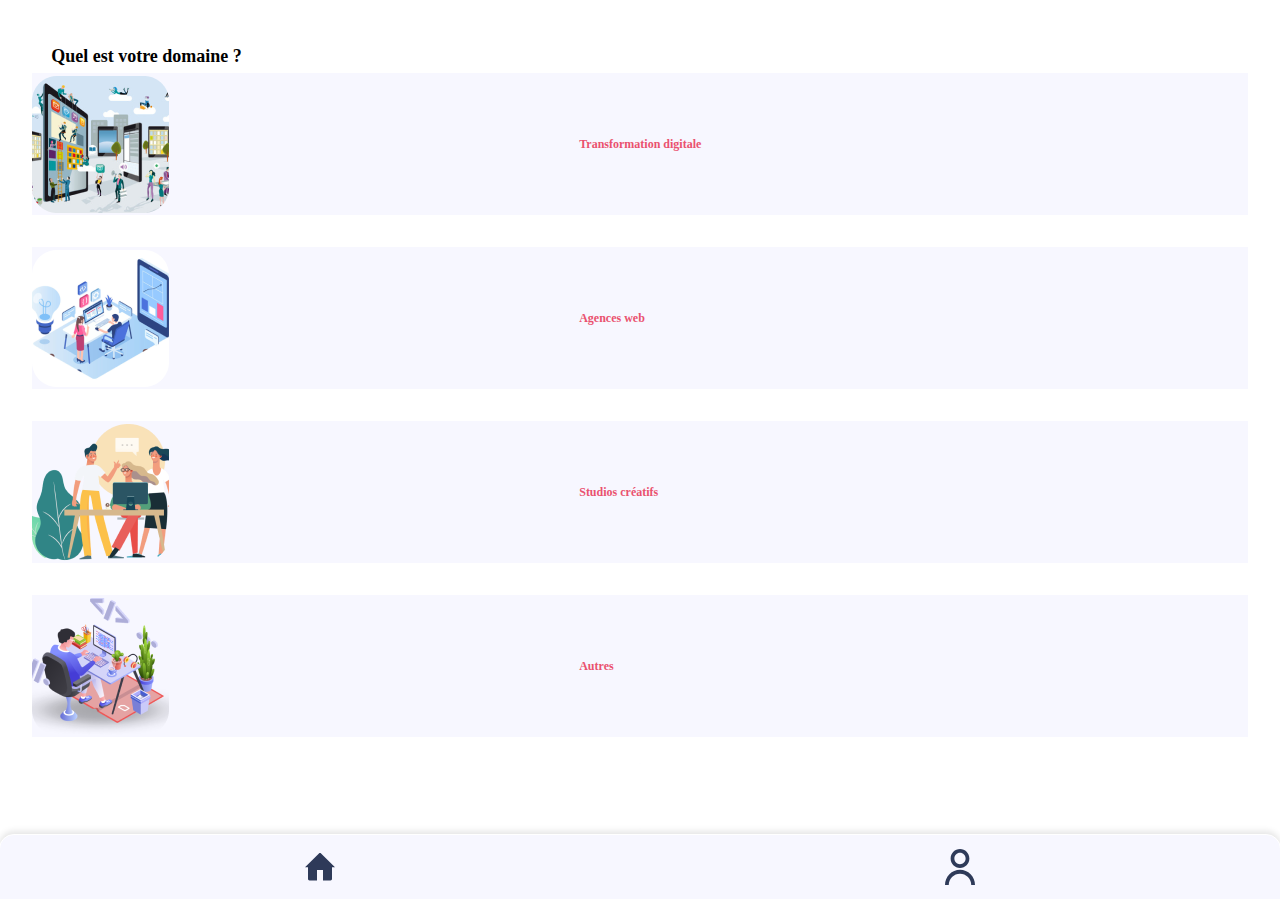
<file: index.html>
<!DOCTYPE html>
<html>
<head>
	<meta charset="utf-8">
	<meta name="viewport" content="width=device-width, initial-scale=1">
	<title></title>
	<link rel="stylesheet" type="text/css" href="main.css">
	<link href="//db.onlinewebfonts.com/c/d14035f6b1afeabafbee4abb2ebf0fc6?family=COCOGOOSE" rel="stylesheet" type="text/css"/>
	<link rel="preconnect" href="https://fonts.gstatic.com">
	<link rel="preconnect" href="https://fonts.gstatic.com">
<link href="https://fonts.googleapis.com/css2?family=Roboto&display=swap" rel="stylesheet"> 
	 <!-- Google Tag Manager -->
	 <script>(function(w,d,s,l,i){w[l]=w[l]||[];w[l].push({'gtm.start':
		new Date().getTime(),event:'gtm.js'});var f=d.getElementsByTagName(s)[0],
		j=d.createElement(s),dl=l!='dataLayer'?'&l='+l:'';j.async=true;j.src=
		'https://www.googletagmanager.com/gtm.js?id='+i+dl;f.parentNode.insertBefore(j,f);
		})(window,document,'script','dataLayer','GTM-59SKJBS');</script>
		<!-- End Google Tag Manager -->
</head>
<body>
	<!-- Google Tag Manager (noscript) -->
    <noscript><iframe src="https://www.googletagmanager.com/ns.html?id=GTM-59SKJBS"
		height="0" width="0" style="display:none;visibility:hidden"></iframe></noscript>
		<!-- End Google Tag Manager (noscript) -->
	<h1 class="titleHome">Quel est votre domaine ?</h1>
	<a href="transformation.html">
		<div class="BoutonHome">
		    <div class="squareLeft">
		        <img src="images/transformation.png"/>
		    </div>
		    <div class="squareRight">
		        <h2>Transformation digitale</h2>
		    </div>
		</div>
	</a>
	<a href="agences.html">
		<div class="BoutonHome">
		    <div class="squareLeft">
		        <img src="images/Agence.png"/>
		    </div>
		    <div class="squareRight">
		        <h2>Agences web</h2>
		    </div>
		</div>
	</a>

	<a href="studios.html">
		<div class="BoutonHome">
		    <div class="squareLeft">
		        <img src="images/Studio.png"/>
		    </div>
		    <div class="squareRight">
		        <h2>Studios créatifs</h2>
		    </div>
		</div>
	</a>
	<a href="impact.html">
		<div class="BoutonHome">
		    <div class="squareLeft">
		        <img src="images/Entreprise.png"/>
		    </div>
		    <div class="squareRight">
		        <h2>Autres</h2>
		    </div>
		</div>
	</a>
	<div class="FauxFooter"></div>
	<footer>
		<a href="index.html"><img src="images/home/HomeS.svg"></a>
    	<a href="profil.html"><img src="images/home/user.svg"></a>
    </footer>
</body>
</html>
</file>
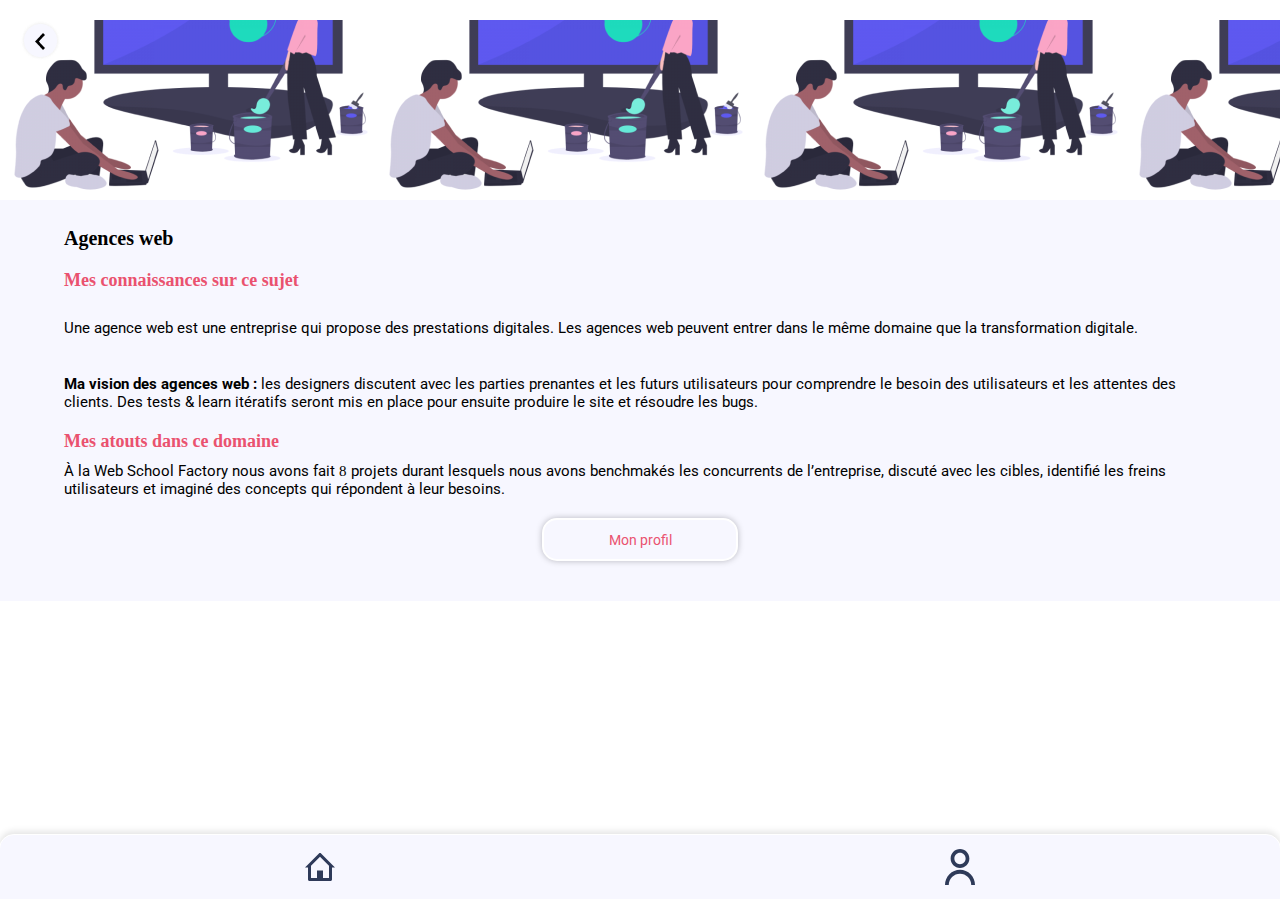
<file: agences.html>
<!DOCTYPE html>
<html>
<head>
    <!-- Google Tag Manager -->
    <script>(function(w,d,s,l,i){w[l]=w[l]||[];w[l].push({'gtm.start':
    new Date().getTime(),event:'gtm.js'});var f=d.getElementsByTagName(s)[0],
    j=d.createElement(s),dl=l!='dataLayer'?'&l='+l:'';j.async=true;j.src=
    'https://www.googletagmanager.com/gtm.js?id='+i+dl;f.parentNode.insertBefore(j,f);
    })(window,document,'script','dataLayer','GTM-59SKJBS');</script>
    <!-- End Google Tag Manager -->
	<title></title>
	<link rel="stylesheet" type="text/css" href="main.css">
	<meta name="viewport" content="width=device-width, initial-scale=0.86, maximum-scale=5.0, minimum-scale=0.86">
	<link rel="preconnect" href="https://fonts.gstatic.com">
	<link rel="preconnect" href="https://fonts.gstatic.com">
<link href="https://fonts.googleapis.com/css2?family=Roboto&display=swap" rel="stylesheet"> 
</head>
<body>
    <!-- Google Tag Manager (noscript) -->
    <noscript><iframe src="https://www.googletagmanager.com/ns.html?id=GTM-59SKJBS"
    height="0" width="0" style="display:none;visibility:hidden"></iframe></noscript>
    <!-- End Google Tag Manager (noscript) -->
	<a href="index.html"><img src="images/back.png" class="back"></a>
        <div>
            <div class="Agence">

            </div>
            <div class="article">
                <h1 class="pageHeading1">Agences web</h1>
                <h2 class="pageHeading2">Mes connaissances sur ce sujet</h2>
                <br/>
                <p class="pageParagraph">Une agence web est une entreprise qui propose des prestations digitales. Les agences web peuvent entrer dans le même domaine que la transformation digitale. </p><br>
                	<p class="pageParagraph"><strong>Ma vision des agences web : </strong> les designers discutent avec les parties prenantes et les futurs utilisateurs pour comprendre le besoin des utilisateurs et les attentes des clients. Des tests & learn itératifs seront mis en place pour ensuite produire le site et résoudre les bugs. </p>
                
                <h2 class="pageHeading2">Mes atouts dans  ce domaine</h2>
                <p class="pageParagraph">À la Web School Factory nous avons fait <span class="fontNone">8</span> projets durant lesquels nous avons benchmakés les concurrents de l’entreprise, discuté avec les cibles, identifié les freins utilisateurs et imaginé des concepts qui répondent à leur besoins.</p>
                <a href="profil.html"><div class="button">Mon profil</div></a>
                
            </div>
            
        </div>
        <div class="FauxFooter"></div>
        <footer>
            <a href="index.html"><img src="images/home/home.svg"></a>
            <a href="profil.html"><img src="images/home/user.svg"></a>
        </footer>
</body>
</html>
</file>
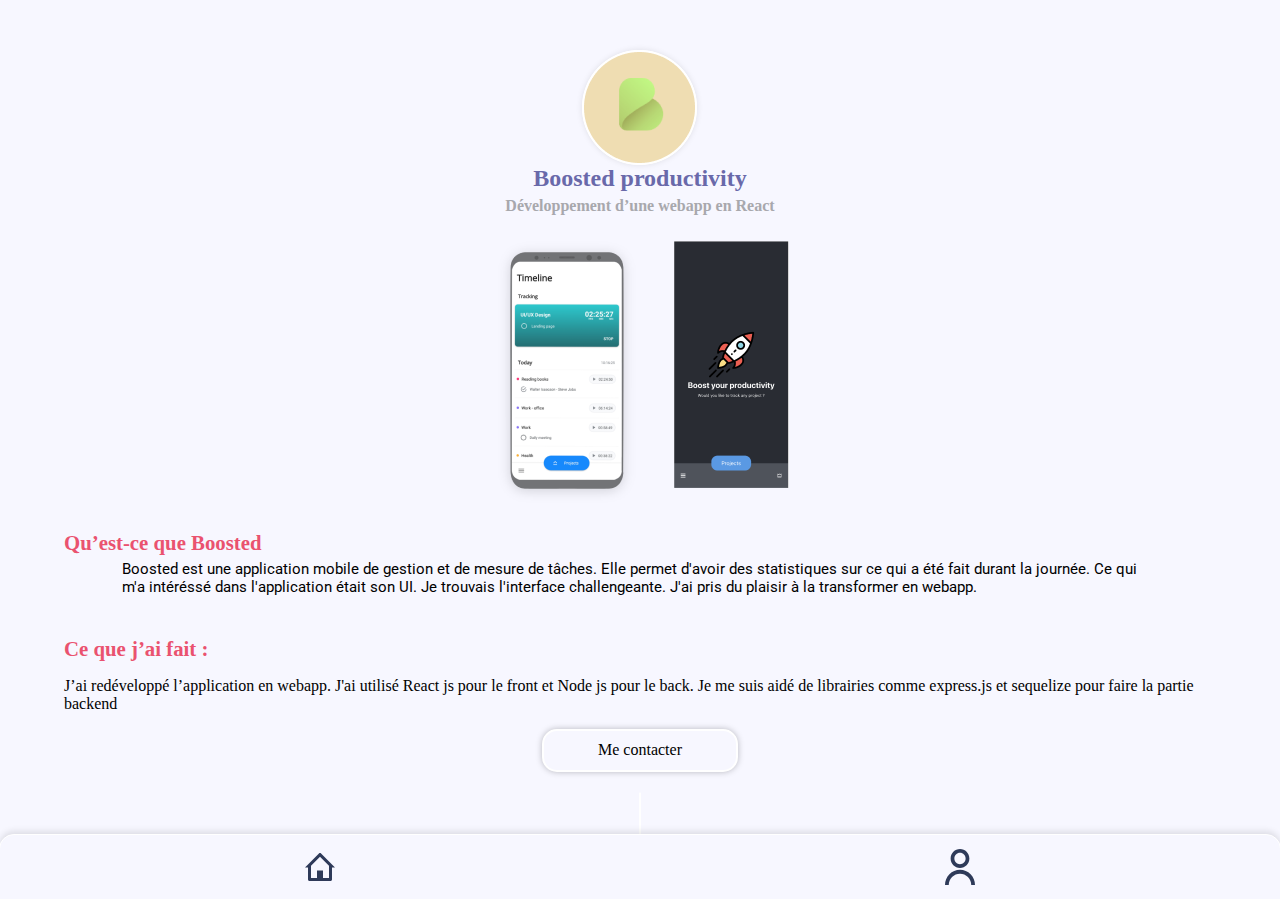
<file: Boosted.html>
<!DOCTYPE html>
<html>
<head>
	<meta charset="utf-8">
	<meta name="viewport" content="width=device-width, initial-scale=1">
	<title></title>
	<link rel="stylesheet" type="text/css" href="main.css">
	<link rel="preconnect" href="https://fonts.gstatic.com">
	<link rel="preconnect" href="https://fonts.gstatic.com">
<link href="https://fonts.googleapis.com/css2?family=Roboto&display=swap" rel="stylesheet"> 
	 <!-- Google Tag Manager -->
	 <script>(function(w,d,s,l,i){w[l]=w[l]||[];w[l].push({'gtm.start':
		new Date().getTime(),event:'gtm.js'});var f=d.getElementsByTagName(s)[0],
		j=d.createElement(s),dl=l!='dataLayer'?'&l='+l:'';j.async=true;j.src=
		'https://www.googletagmanager.com/gtm.js?id='+i+dl;f.parentNode.insertBefore(j,f);
		})(window,document,'script','dataLayer','GTM-59SKJBS');</script>
		<!-- End Google Tag Manager -->
</head>
<body class="myProfil">
	<!-- Google Tag Manager (noscript) -->
    <noscript><iframe src="https://www.googletagmanager.com/ns.html?id=GTM-59SKJBS"
		height="0" width="0" style="display:none;visibility:hidden"></iframe></noscript>
		<!-- End Google Tag Manager (noscript) -->
	<!--PROFIL-->
	<div class="category">
		<div class="profilPicture">
			<img src="images/Boosted2.png">
		</div>
		<h2 class="ArticleHeading2 Fablab_title">Boosted productivity</h2>
		<h3 class="ArticleHeading3">Développement d’une webapp en React</h3>
	</div>
	<!--MENU-->
	<div class="article">
		<img src="images/Boosted3.png">
		<div class="section">
			<h3>Qu’est-ce que Boosted</h3>
			<p class="pageParagraph">Boosted est une application mobile de gestion et de mesure de tâches.
			Elle permet d'avoir des statistiques sur ce qui a été fait durant la journée.
			Ce qui m'a intéréssé dans l'application était son UI. Je trouvais l'interface challengeante. J'ai pris du plaisir à la transformer en webapp.
			</p>

		</div>
		

		<div class="section">
			<h3>Ce que j’ai fait :</h3>
			<p>J’ai redéveloppé l’application en webapp. J'ai utilisé React js pour le front et Node js pour le back. Je me suis aidé de librairies comme express.js et sequelize pour faire la partie backend</p>
		</div>
	</div>
	<!--RESUME-->
	<div class="bandeau none" id="bandeau">L’adresse mail de Matéo a été copiée dans le presse-papier</div>
	<div class="button">Me contacter</div>
	<div class="FauxFooter"></div>
	<!---->
	<footer>
		<a href="index.html"><img src="images/home/home.svg"></a>
    	<a href="profil.html"><img src="images/home/user.svg"></a>
    </footer>
</body>
<script src="script.js"></script>
</html>
</file>
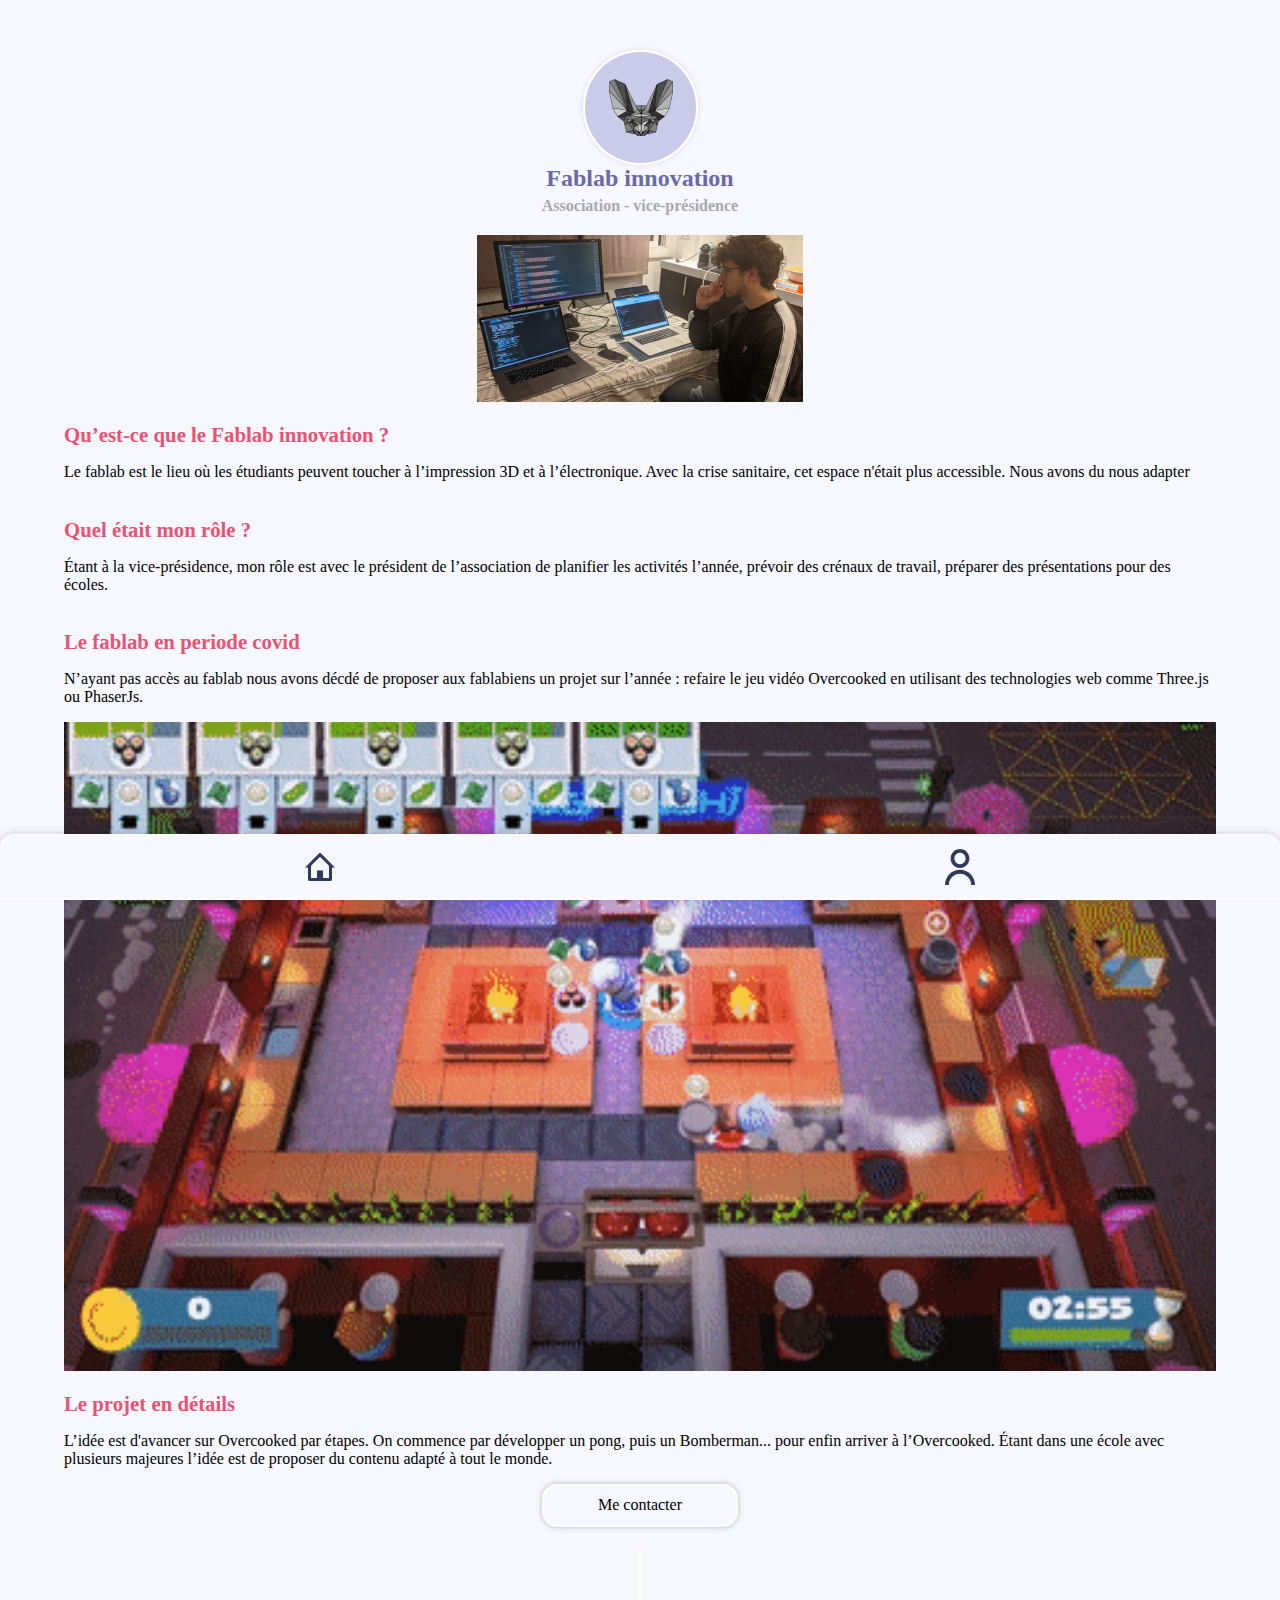
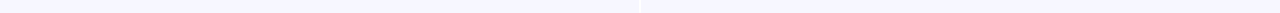
<file: Fablab.html>
<!DOCTYPE html>
<html>
<head>
	<meta charset="utf-8">
	<meta name="viewport" content="width=device-width, initial-scale=1">
	<title></title>
	<link rel="stylesheet" type="text/css" href="main.css">
	<link rel="preconnect" href="https://fonts.gstatic.com">
	<link rel="preconnect" href="https://fonts.gstatic.com">
<link href="https://fonts.googleapis.com/css2?family=Roboto&display=swap" rel="stylesheet"> 
	 <!-- Google Tag Manager -->
	 <script>(function(w,d,s,l,i){w[l]=w[l]||[];w[l].push({'gtm.start':
		new Date().getTime(),event:'gtm.js'});var f=d.getElementsByTagName(s)[0],
		j=d.createElement(s),dl=l!='dataLayer'?'&l='+l:'';j.async=true;j.src=
		'https://www.googletagmanager.com/gtm.js?id='+i+dl;f.parentNode.insertBefore(j,f);
		})(window,document,'script','dataLayer','GTM-59SKJBS');</script>
		<!-- End Google Tag Manager -->
</head>
<body class="myProfil">
	<!-- Google Tag Manager (noscript) -->
    <noscript><iframe src="https://www.googletagmanager.com/ns.html?id=GTM-59SKJBS"
		height="0" width="0" style="display:none;visibility:hidden"></iframe></noscript>
		<!-- End Google Tag Manager (noscript) -->
	<!--PROFIL-->
	<div class="category">
		<div class="profilPicture">
			<img src="images/Fablab2.png">
		</div>
		<h2 class="ArticleHeading2 Fablab_title">Fablab innovation</h2>
		<h3 class="ArticleHeading3">Association - vice-présidence</h3>
	</div>
	<!--MENU-->
	<div class="article">
		<img src="images/Fablab3.png">
		<div class="section">
			<h3>Qu’est-ce que le Fablab innovation ?</h3>
			<p>Le fablab est le lieu où les étudiants peuvent toucher à l’impression 3D et à l’électronique. Avec la crise sanitaire, cet espace n'était plus accessible. Nous avons du nous adapter</p>

		</div>
		
		<div class="section">
			<h3>Quel était mon rôle ?</h3>
			<p>Étant à la vice-présidence, mon rôle est avec le président de l’association de planifier les activités l’année, prévoir des crénaux de travail, préparer des présentations pour des écoles.</p>
		</div>

		<div class="section">
			<h3>Le fablab en periode covid</h3>
			<p>N’ayant pas accès au fablab nous avons décdé de proposer aux fablabiens un projet sur l’année : refaire le jeu vidéo Overcooked en utilisant des technologies web comme Three.js ou PhaserJs.</p>
		</div>
		
			
		<img src="images/Overcooked.gif" class="gif_container">
			
		<div class="section">
			<h3>Le projet en détails</h3>
			<p>L’idée est d'avancer sur Overcooked par étapes. On commence par développer un pong, puis un Bomberman... pour enfin arriver à l’Overcooked. Étant dans une école avec plusieurs majeures l’idée est de proposer du contenu adapté à tout le monde.</p>
		</div>
		<div class="button" id="contact">Me contacter</div>
	<!--RESUME-->
	<div class="bandeau none" id="bandeau">L’adresse mail de Matéo a été copiée dans le presse-papier</div>
	<div class="FauxFooter"></div>
	<!---->
	
	<footer>
		<a href="index.html"><img src="images/home/home.svg"></a>
    	<a href="profil.html"><img src="images/home/user.svg"></a>
    </footer>
</body>
<script src="script.js"></script>
</html>
</file>
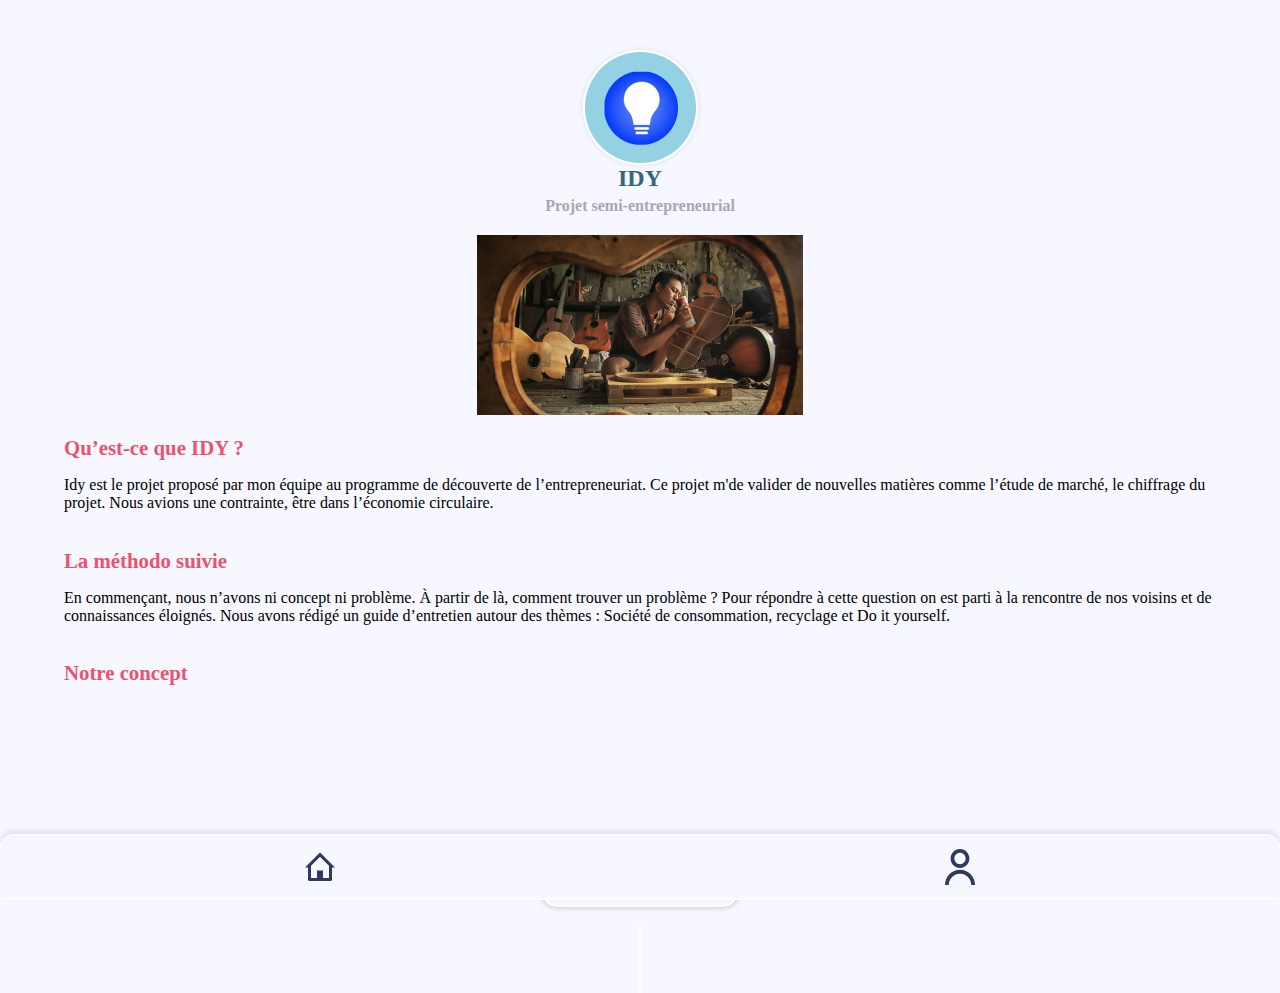
<file: idy.html>
<!DOCTYPE html>
<html>
<head>
	<meta charset="utf-8">
	<meta name="viewport" content="width=device-width, initial-scale=1">
	<title></title>
	<link rel="stylesheet" type="text/css" href="main.css">
	<link rel="preconnect" href="https://fonts.gstatic.com">
<link href="https://fonts.googleapis.com/css2?family=Roboto&display=swap" rel="stylesheet"> 
	 <!-- Google Tag Manager -->
	 <script>(function(w,d,s,l,i){w[l]=w[l]||[];w[l].push({'gtm.start':
		new Date().getTime(),event:'gtm.js'});var f=d.getElementsByTagName(s)[0],
		j=d.createElement(s),dl=l!='dataLayer'?'&l='+l:'';j.async=true;j.src=
		'https://www.googletagmanager.com/gtm.js?id='+i+dl;f.parentNode.insertBefore(j,f);
		})(window,document,'script','dataLayer','GTM-59SKJBS');</script>
		<!-- End Google Tag Manager -->
</head>
<body class="myProfil">
	<!-- Google Tag Manager (noscript) -->
    <noscript><iframe src="https://www.googletagmanager.com/ns.html?id=GTM-59SKJBS"
		height="0" width="0" style="display:none;visibility:hidden"></iframe></noscript>
		<!-- End Google Tag Manager (noscript) -->
	<!--PROFIL-->
	<div class="category">
		<div class="profilPicture">
			<img src="images/idy2.png">
		</div>
		<h2 class="ArticleHeading2 idy_title">IDY</h2>
		<h3 class="ArticleHeading3">Projet semi-entrepreneurial</h3>
	</div>
	<!--MENU-->
	<div class="article">
		<img src="images/idy3.png">
		<div class="section">
			<h3>Qu’est-ce que IDY ?</h3>
			<p>Idy est le projet proposé par mon équipe au programme de découverte de l’entrepreneuriat. Ce projet m'de valider de nouvelles matières comme l’étude de marché, le chiffrage du projet. Nous avions une contrainte, être dans l’économie circulaire.</p>
		</div>
		
		<div class="section">
			<h3>La méthodo suivie</h3>
			<p>En commençant, nous n’avons ni concept ni problème. À partir de là, comment trouver un problème ? Pour répondre à cette question on est parti à la rencontre de nos voisins et de connaissances éloignés. Nous avons rédigé un guide d’entretien autour des thèmes : Société de consommation, recyclage et Do it yourself.</p>
		</div>

		<div class="section">
			<h3>Notre concept</h3>
			<iframe src="https://www.youtube.com/embed/oq0LoUdQ6Is" title="YouTube video player" frameborder="0" allow="accelerometer; autoplay; clipboard-write; encrypted-media; gyroscope; picture-in-picture" allowfullscreen></iframe>
		</div>
		<div class="button" id="contact">Me contacter</div>
		
			
	</div>
	<!--RESUME-->
	<div class="bandeau none" id="bandeau">L’adresse mail de Matéo a été copiée dans le presse-papier</div>
	<div class="FauxFooter"></div>
	<!---->
	<footer>
		<a href="index.html"><img src="images/home/home.svg"></a>
    	<a href="profil.html"><img src="images/home/user.svg"></a>
    </footer>
</body>
<script src="script.js"></script>
</html>
</file>
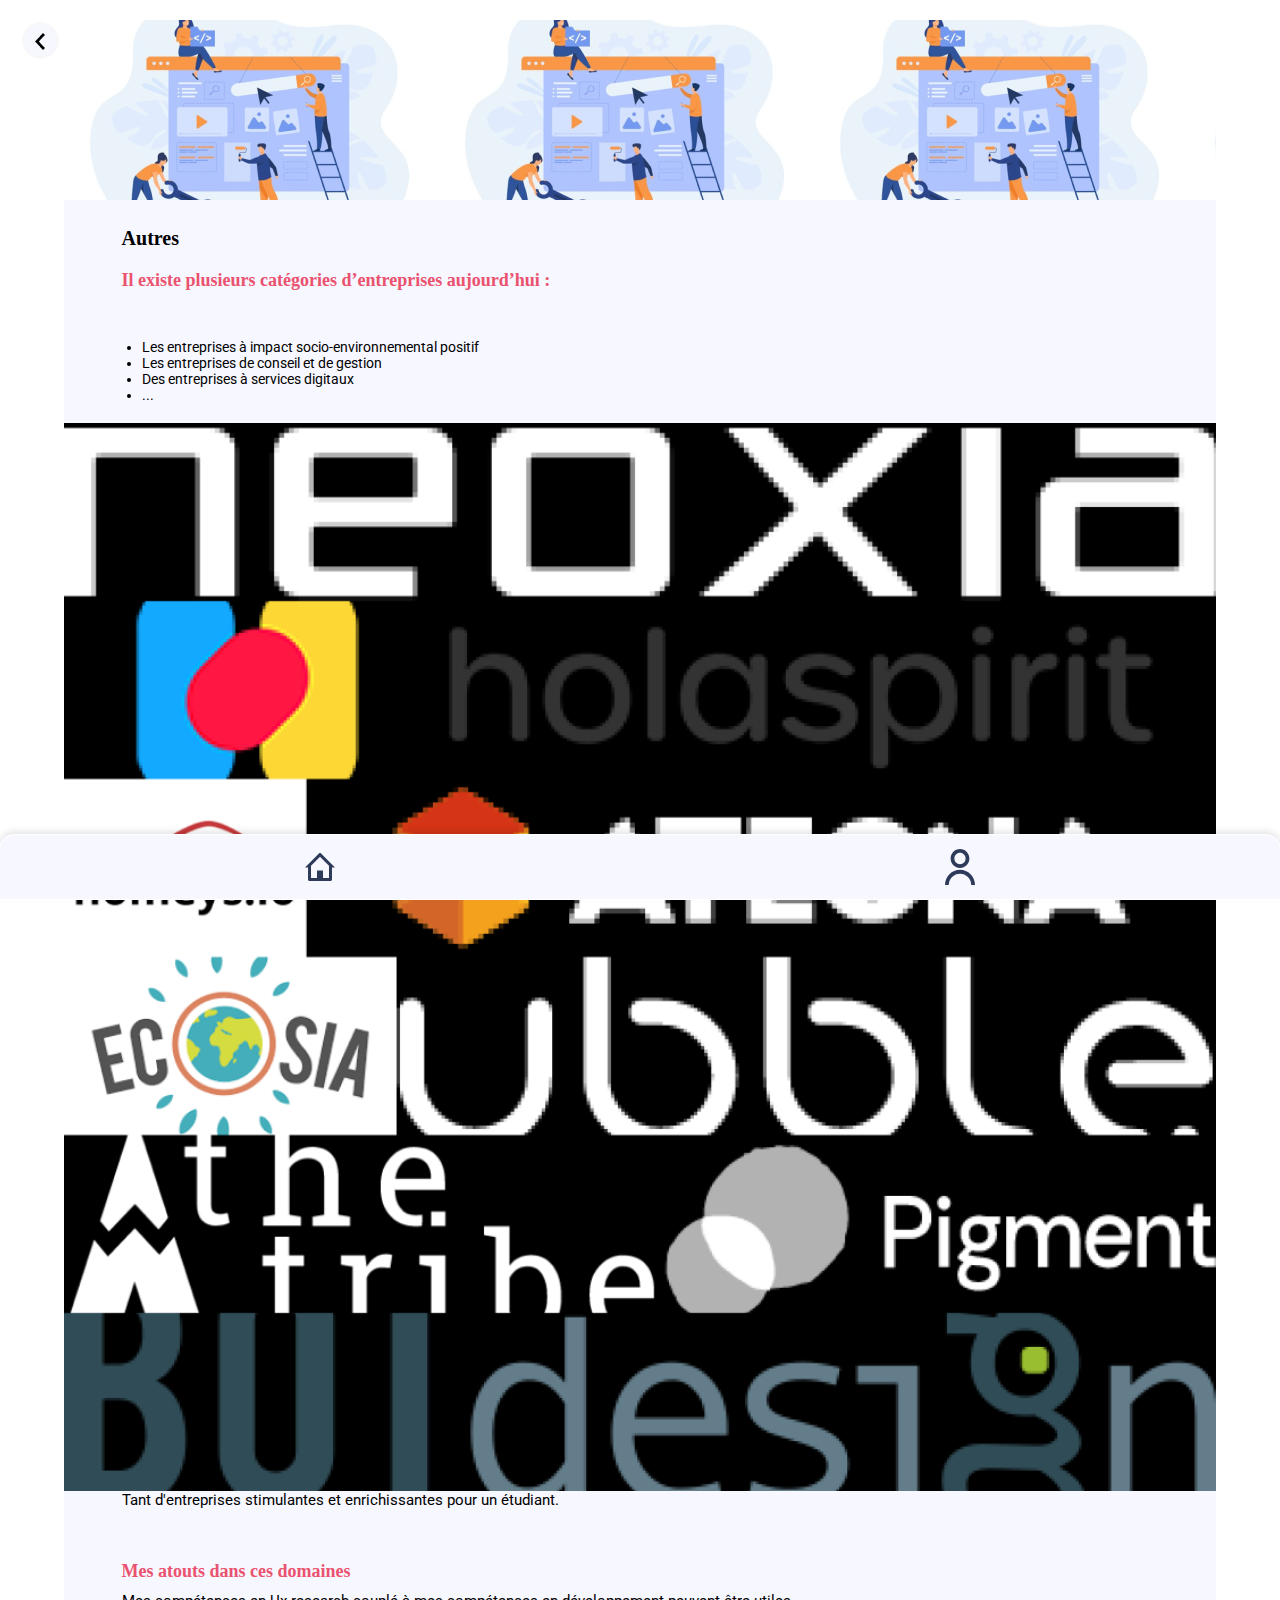
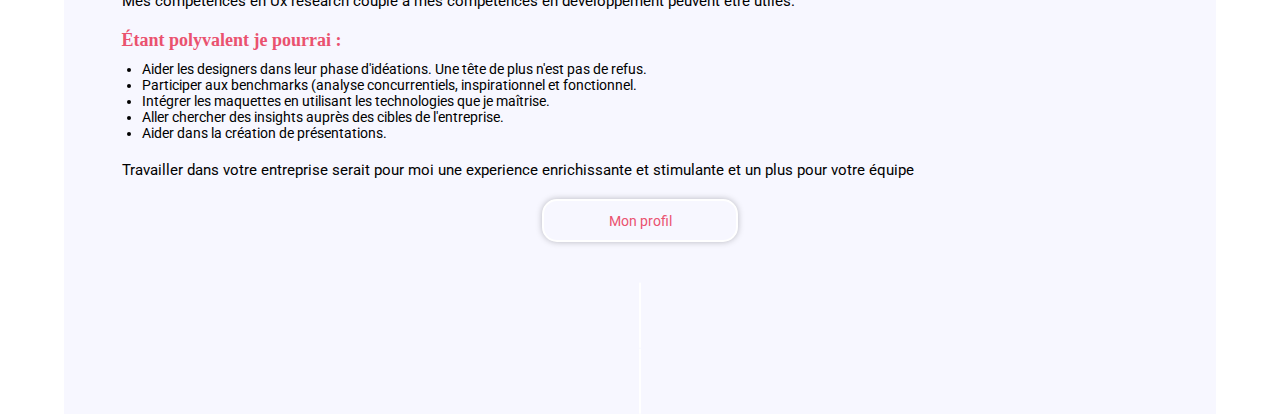
<file: impact.html>
<!DOCTYPE html>
<html>
<head>
	<title></title>
	<link rel="stylesheet" type="text/css" href="main.css">
    <meta name="viewport" content="width=device-width, initial-scale=0.86, maximum-scale=5.0, minimum-scale=0.86">
    <link rel="preconnect" href="https://fonts.gstatic.com">
    <link href="https://fonts.googleapis.com/css2?family=Roboto:ital@1&display=swap" rel="stylesheet">
     <!-- Google Tag Manager -->
     <script>(function(w,d,s,l,i){w[l]=w[l]||[];w[l].push({'gtm.start':
        new Date().getTime(),event:'gtm.js'});var f=d.getElementsByTagName(s)[0],
        j=d.createElement(s),dl=l!='dataLayer'?'&l='+l:'';j.async=true;j.src=
        'https://www.googletagmanager.com/gtm.js?id='+i+dl;f.parentNode.insertBefore(j,f);
        })(window,document,'script','dataLayer','GTM-59SKJBS');</script>
        <!-- End Google Tag Manager -->
</head>
<body>
    <!-- Google Tag Manager (noscript) -->
    <noscript><iframe src="https://www.googletagmanager.com/ns.html?id=GTM-59SKJBS"
        height="0" width="0" style="display:none;visibility:hidden"></iframe></noscript>
        <!-- End Google Tag Manager (noscript) -->
	<a href="index.html"><img src="images/back.png" class="back"></a>
        <div>
            <div class="impact">

            </div>
            <div class="article">
                <h1 class="pageHeading1">Autres</h1>
                <h2 class="pageHeading2">Il existe plusieurs catégories d’entreprises aujourd’hui : </h2>
                <br/>
                    <p class="pageParagraph">
                        <ul class="pageParagraph">
                            <li>Les entreprises à impact socio-environnemental positif</li>
                            <li>Les entreprises de conseil et de gestion</li>
                            <li>Des entreprises à services digitaux</li>
                            <li>...</li>
                        </ul>
                        <img src="images/firms.png" class="gif_container">
                        <p class="pageParagraph">Tant d'entreprises stimulantes et enrichissantes pour un étudiant.</p>
                    </p>
                <!--<h2 class="pageHeading2">Un point commun chez toutes ces entreprises</h2>
                <p class="pageParagraph">Ces entreprises ont toutes l'air d'être stimulantes et proposent des services digitaux.</p>
                -->
                <h2 class="pageHeading2">Mes atouts dans ces domaines</h2>
                <p class="pageParagraph">Mes compétences en Ux research couplé à mes compétences en développement peuvent être utiles.</p>
                <h2 class="pageHeading2">Étant polyvalent je pourrai : </h2>
                <ul class="pageParagraph">
                    <li>Aider les designers dans leur phase d'idéations. Une tête de plus n'est pas de refus.</li>
                    <li>Participer aux benchmarks (analyse concurrentiels, inspirationnel et fonctionnel.</li>
                    <li>Intégrer les maquettes en utilisant les technologies que je maîtrise.</li>
                    <li>Aller chercher des insights auprès des cibles de l'entreprise.</li>
                    <li>Aider dans la création de présentations.</li>
                </ul>
                <p class="pageParagraph">Travailler dans votre entreprise serait pour moi une experience enrichissante et stimulante et un plus pour votre équipe</p>
                
                <a href="profil.html"><div class="button">Mon profil</div></a>
                <div class="FauxFooter"></div>
                <div class="FauxFooter"></div>
            </div>            
        </div>
        <footer>
            <a href="index.html"><img src="images/home/home.svg"></a>
            <a href="profil.html"><img src="images/home/user.svg"></a>
        </footer>
</body>
<script src="script.js"></script>
</html>
</file>
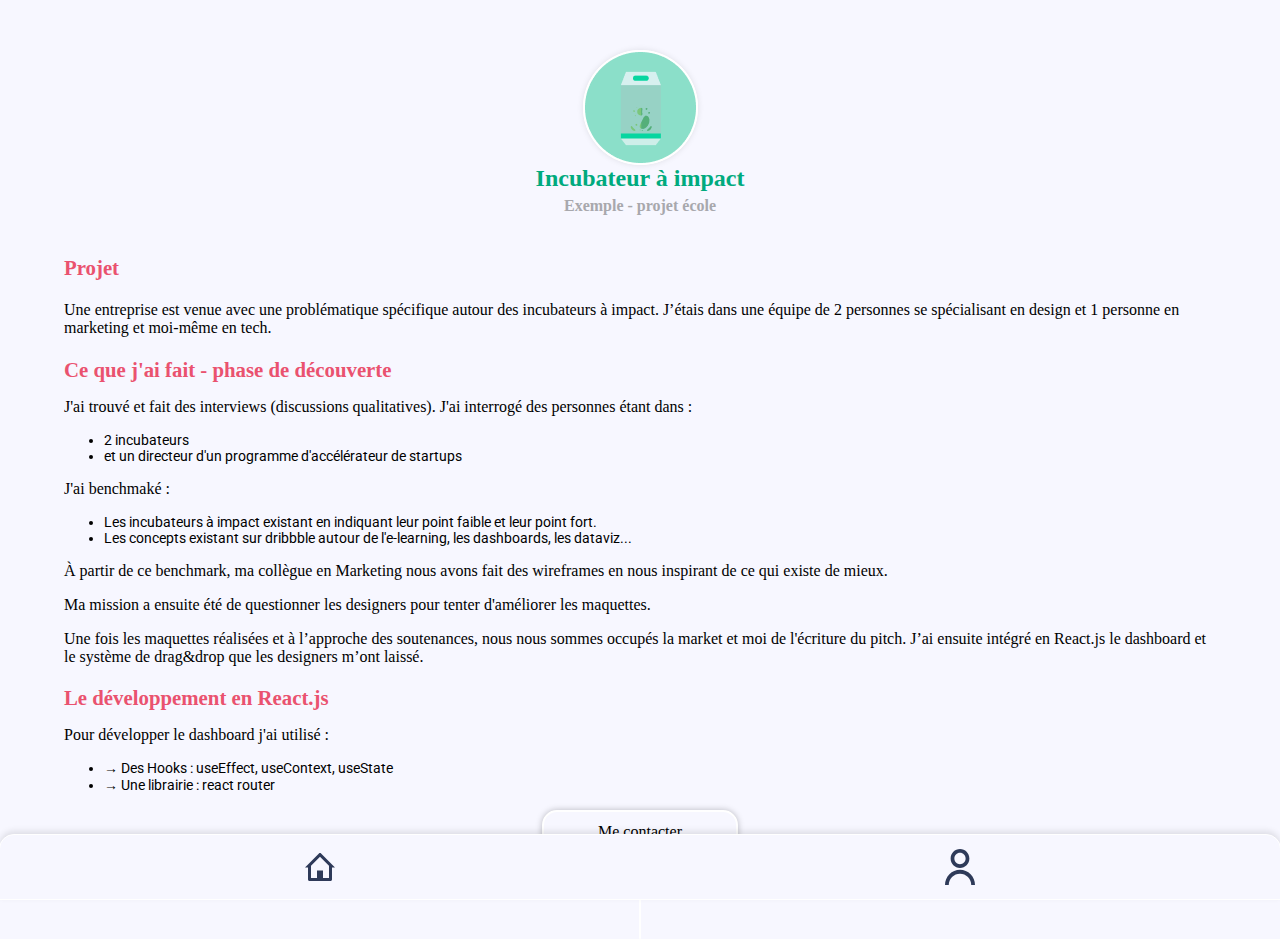
<file: incubateur.html>
<!DOCTYPE html>
<html>
<head>
	<meta charset="utf-8">
	<meta name="viewport" content="width=device-width, initial-scale=1">
	<title></title>
	<link rel="stylesheet" type="text/css" href="main.css">
	<link rel="preconnect" href="https://fonts.gstatic.com">
	<link rel="preconnect" href="https://fonts.gstatic.com">
<link href="https://fonts.googleapis.com/css2?family=Roboto&display=swap" rel="stylesheet"> 
	 <!-- Google Tag Manager -->
	 <script>(function(w,d,s,l,i){w[l]=w[l]||[];w[l].push({'gtm.start':
		new Date().getTime(),event:'gtm.js'});var f=d.getElementsByTagName(s)[0],
		j=d.createElement(s),dl=l!='dataLayer'?'&l='+l:'';j.async=true;j.src=
		'https://www.googletagmanager.com/gtm.js?id='+i+dl;f.parentNode.insertBefore(j,f);
		})(window,document,'script','dataLayer','GTM-59SKJBS');</script>
		<!-- End Google Tag Manager -->
</head>
<body class="myProfil">
	<!-- Google Tag Manager (noscript) -->
    <noscript><iframe src="https://www.googletagmanager.com/ns.html?id=GTM-59SKJBS"
		height="0" width="0" style="display:none;visibility:hidden"></iframe></noscript>
		<!-- End Google Tag Manager (noscript) -->
	<!--PROFIL-->
	<div class="category">
		<div class="profilPicture">
			<img src="images/incubator3.png">
		</div>
		<h2 class="ArticleHeading2 incubator_title">Incubateur à impact</h2>
		<h3 class="ArticleHeading3">Exemple - projet école</h3>
	</div>
	<!--MENU-->
	<div class="article">
		<div class="section">
			<h3>Projet</h3>
		</div>
		<div class="section">
			<p class="">Une entreprise est venue avec une problématique spécifique autour des incubateurs à impact. J’étais dans une équipe de 2 personnes se spécialisant en design et 1 personne en marketing et moi-même en tech.</p>

		
		
		
			<h3>Ce que j'ai fait - phase de découverte</h3>
			<p class="">J'ai trouvé et fait des interviews (discussions qualitatives).

				J'ai interrogé des personnes étant dans :
			</p>
			<ul>
				<li>2 incubateurs</li>
				<li>et un directeur d'un programme d'accélérateur de startups</li>
			</ul>
			<p class="">J'ai benchmaké :</p>
			<ul>
				<li>Les incubateurs à impact existant en indiquant leur point faible et leur point fort.</li>
				<li>Les concepts existant sur dribbble autour de l'e-learning, les dashboards, les dataviz...</li>
			</ul>
			<p class="">À partir de ce benchmark, ma collègue en Marketing nous avons fait des wireframes en nous inspirant de ce qui existe de mieux.</p>
			<p class="">Ma mission a ensuite été de questionner les designers pour tenter d'améliorer les maquettes.</p>
			<p class="">Une fois les maquettes réalisées et à l’approche des soutenances, nous nous sommes occupés la market et moi de l'écriture du pitch. J’ai ensuite intégré en React.js le dashboard et le système de drag&drop que les designers m’ont laissé.</p>
			<h3 class="">Le développement en React.js</h3>
			<p class="">Pour développer le dashboard j'ai utilisé :</p>
			<ul>
				<li>→ Des Hooks : useEffect, useContext, useState</li>
				<li>→ Une librairie : react router</li>
			</ul>
		
		</div>
	</div>
	<div class="button" id="contact">Me contacter</div>
	<div class="bandeau none" id="bandeau">L’adresse mail de Matéo a été copiée dans le presse-papier</div>
	<!--RESUME-->
	<div class="FauxFooter"></div>
	<!---->
	<footer>
		<a href="index.html"><img src="images/home/home.svg"></a>
    	<a href="profil.html"><img src="images/home/user.svg"></a>
    </footer>
</body>
</html>
</file>
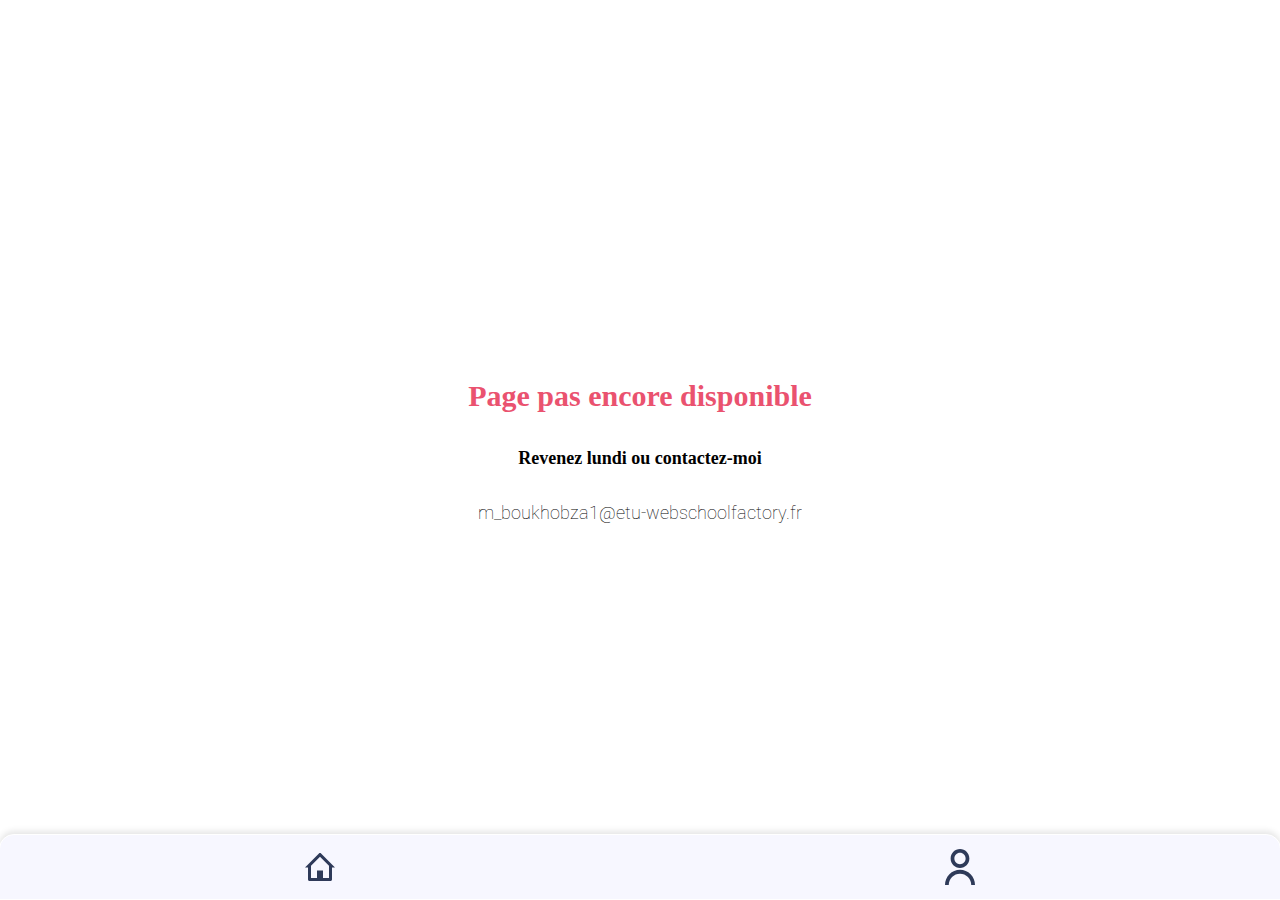
<file: p404.html>
<!DOCTYPE html>
<html>
<head>
	<meta charset="utf-8">
	<meta name="viewport" content="width=device-width, initial-scale=1">
	<title></title>
	<link rel="stylesheet" type="text/css" href="main.css">
	<link rel="preconnect" href="https://fonts.gstatic.com">
	<link rel="preconnect" href="https://fonts.gstatic.com">
<link href="https://fonts.googleapis.com/css2?family=Roboto&display=swap" rel="stylesheet"> 
	 <!-- Google Tag Manager -->
	 <script>(function(w,d,s,l,i){w[l]=w[l]||[];w[l].push({'gtm.start':
		new Date().getTime(),event:'gtm.js'});var f=d.getElementsByTagName(s)[0],
		j=d.createElement(s),dl=l!='dataLayer'?'&l='+l:'';j.async=true;j.src=
		'https://www.googletagmanager.com/gtm.js?id='+i+dl;f.parentNode.insertBefore(j,f);
		})(window,document,'script','dataLayer','GTM-59SKJBS');</script>
		<!-- End Google Tag Manager -->
</head>
<body class="p404">
	<!-- Google Tag Manager (noscript) -->
    <noscript><iframe src="https://www.googletagmanager.com/ns.html?id=GTM-59SKJBS"
		height="0" width="0" style="display:none;visibility:hidden"></iframe></noscript>
		<!-- End Google Tag Manager (noscript) -->
	<h1 class="title404">Page pas encore disponible</h1>
	<h2 class="subtitle404">Revenez lundi ou contactez-moi</h2>
	<h3 class="mail404">m_boukhobza1@etu-webschoolfactory.fr</h3>
	<footer>
		<a href="index.html"><img src="images/home/home.svg"></a>
    	<a href="profil.html"><img src="images/home/user.svg"></a>
    </footer>
</body>
</html>
</file>
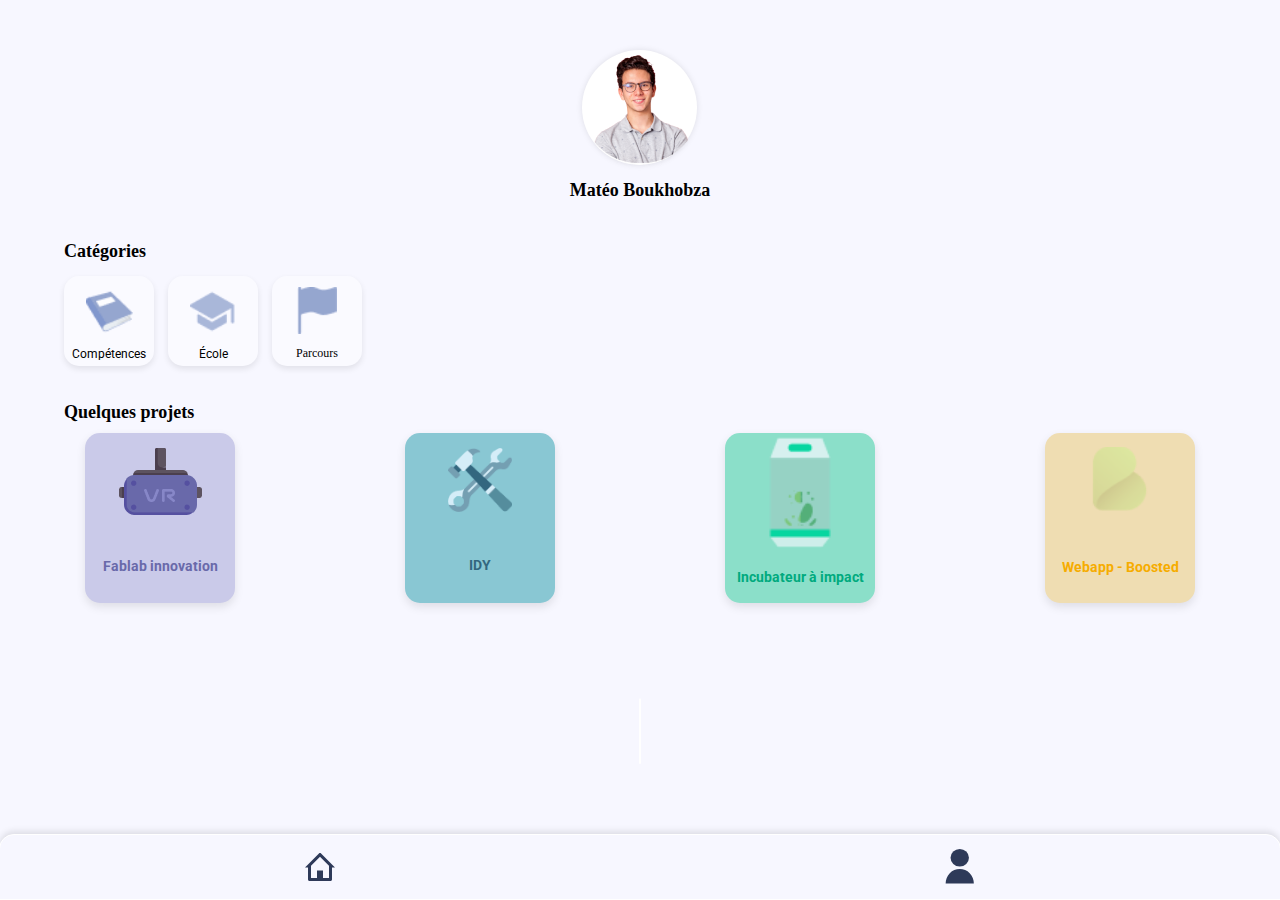
<file: profil.html>
<!DOCTYPE html>
<html>
<head>
	<meta charset="utf-8">
	<meta name="viewport" content="width=device-width, initial-scale=1">
	<title></title>
	<link rel="stylesheet" type="text/css" href="main.css">
	<link rel="preconnect" href="https://fonts.gstatic.com">
	<link rel="preconnect" href="https://fonts.gstatic.com">
<link href="https://fonts.googleapis.com/css2?family=Roboto&display=swap" rel="stylesheet"> 
	 <!-- Google Tag Manager -->
	 <script>(function(w,d,s,l,i){w[l]=w[l]||[];w[l].push({'gtm.start':
		new Date().getTime(),event:'gtm.js'});var f=d.getElementsByTagName(s)[0],
		j=d.createElement(s),dl=l!='dataLayer'?'&l='+l:'';j.async=true;j.src=
		'https://www.googletagmanager.com/gtm.js?id='+i+dl;f.parentNode.insertBefore(j,f);
		})(window,document,'script','dataLayer','GTM-59SKJBS');</script>
		<!-- End Google Tag Manager -->
</head>
<body class="myProfil">
	<!-- Google Tag Manager (noscript) -->
    <noscript><iframe src="https://www.googletagmanager.com/ns.html?id=GTM-59SKJBS"
		height="0" width="0" style="display:none;visibility:hidden"></iframe></noscript>
		<!-- End Google Tag Manager (noscript) -->
	<!--PROFIL-->
	<div class="profil">
		<div class="profilPicture">
			<img src="images/mateo.png">
		</div>
		<h2 class="profilHeading2">Matéo Boukhobza</h2>
	</div>
	<!--MENU-->
	<div class="menu-container">
		<h3>Catégories</h3>
		<div class="menu">
			<a href="skills.html">
				<div class="category">
					<img src="images/book.png" class="icon2">
					<p>Compétences</p>
				</div>
			</a>
			<a href="wsf.html">
				<div class="category">
					<img src="images/school.png" class="icon2">
					<p>École</p>
				</div>
			</a>
			<div class="category">
				<img src="images/course.png" class="icon2">
				<p>Parcours</p>
			</div>
		</div>
	</div>
	<!--RESUME-->
	<div class="projects">
		<div class="More">
			<h3>Quelques projets</h3>
				<div class="lineProjects">
				<a href="Fablab.html">
					<div class="element Fablab">
						<img src="images/VR.png" class="vr">
						<p>Fablab innovation</p>
					</div>
				</a>
				<a href="idy.html">
					<div class="element idy">
						<img src="images/Tools.png" class="icon">
						<p>IDY</p>
					</div>
				</a>
				<a href="incubateur.html">
					<div class="element incubator">
						<img src="images/Incubator.png" class="icon">
						<p>Incubateur à impact</p>
					</div>
				</a>
				<a href="Boosted.html">
					<div class="element dataviz">
						<img src="images/Boosted.png" class="icon data">
						<p>Webapp - Boosted</p>
					</div>
				</a>
				
				</div>
			</div>
		</div>

		
	</div>
	<!---->
	
	<div class="FauxFooter"></div>
	<footer>
		<a href="index.html"><img src="images/home/home.svg"></a>
    	<a href="profil.html"><img src="images/home/userS.svg"></a>
    </footer>
</body>
</html>
</file>
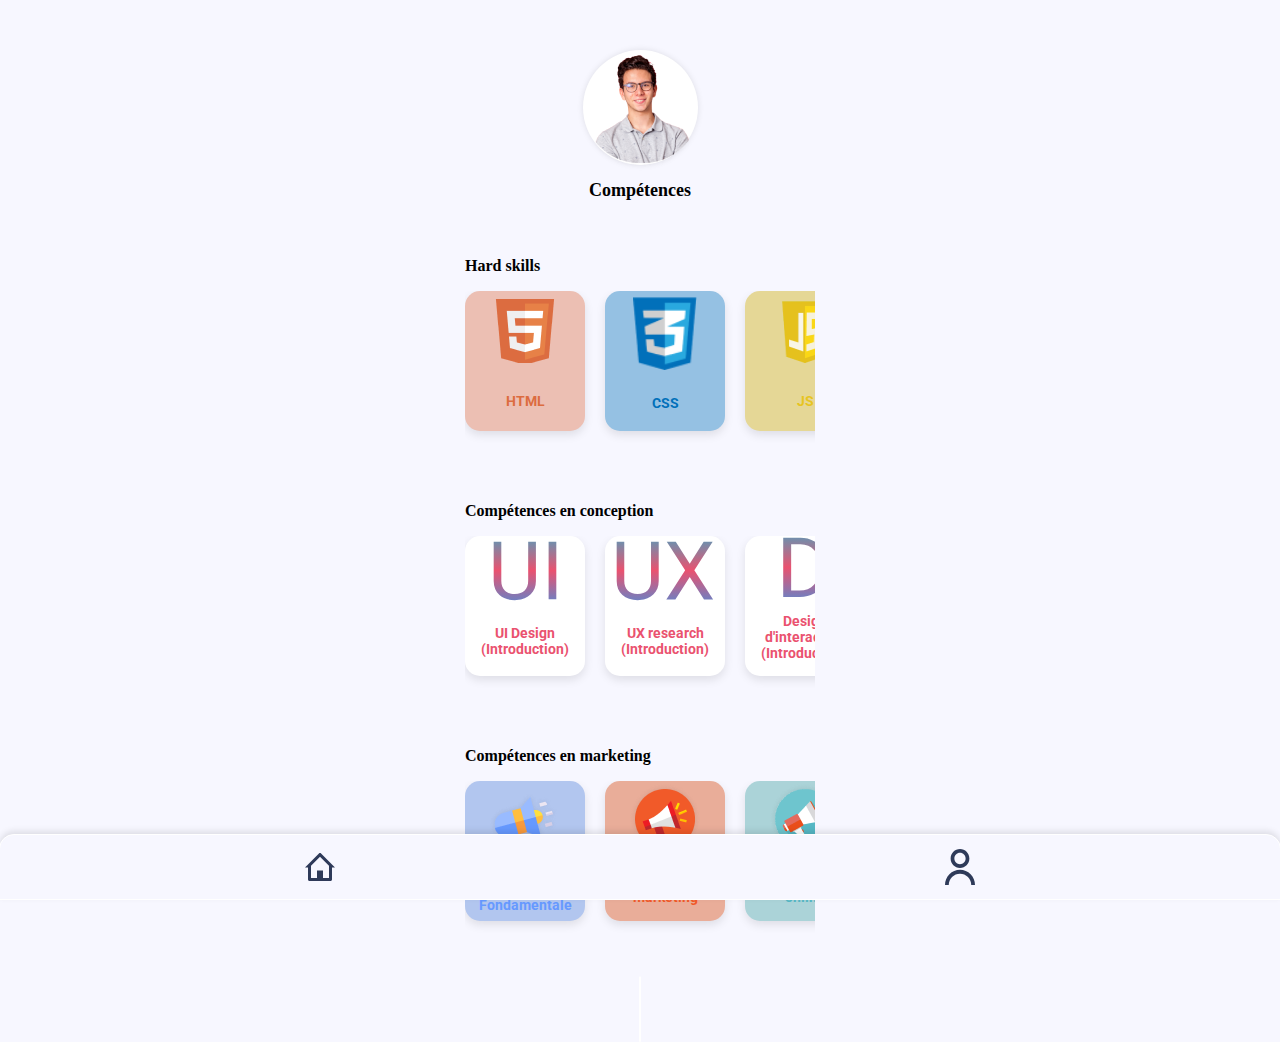
<file: skills.html>
<!DOCTYPE html>
<html>
<head>
	<meta charset="utf-8">
	<meta name="viewport" content="width=device-width, initial-scale=1">
	<title></title>
	<link rel="stylesheet" type="text/css" href="main.css">
	<link rel="preconnect" href="https://fonts.gstatic.com">
	<link rel="preconnect" href="https://fonts.gstatic.com">
<link href="https://fonts.googleapis.com/css2?family=Roboto&display=swap" rel="stylesheet"> 
	 <!-- Google Tag Manager -->
	 <script>(function(w,d,s,l,i){w[l]=w[l]||[];w[l].push({'gtm.start':
		new Date().getTime(),event:'gtm.js'});var f=d.getElementsByTagName(s)[0],
		j=d.createElement(s),dl=l!='dataLayer'?'&l='+l:'';j.async=true;j.src=
		'https://www.googletagmanager.com/gtm.js?id='+i+dl;f.parentNode.insertBefore(j,f);
		})(window,document,'script','dataLayer','GTM-59SKJBS');</script>
		<!-- End Google Tag Manager -->
</head>
<body class="myProfil">
	<!-- Google Tag Manager (noscript) -->
    <noscript><iframe src="https://www.googletagmanager.com/ns.html?id=GTM-59SKJBS"
		height="0" width="0" style="display:none;visibility:hidden"></iframe></noscript>
		<!-- End Google Tag Manager (noscript) -->
	<!--PROFIL-->
	<div class="profil">
		<div class="profilPicture">
			<img src="images/mateo.png">
		</div>
		<h2 class="profilHeading2">Compétences</h2>
	</div>
	<!--MENU-->
	<!--RESUME-->
	<div class="Skills">
		
			<h3>Hard skills</h3>
				<div class="lineSkills">
					<a>
						<div class="skill html">
							<img src="images/html.png" class="vr">
							<p>HTML</p>
						</div>
					</a>
					<a>
						<div class="skill css">
							<img src="images/css.png" class="icon">
							<p>CSS</p>
						</div>
					</a>
					<a>
						<div class="skill js">
							<img src="images/js.png" class="icon">
							<p>JS</p>
						</div>
					</a>
					<a>
						<div class="skill react">
							<img src="images/react.png">
							<p>React.js</p>
						</div>
					</a>
					<a>
					
						<div class="skill node">
							<img src="images/node.png" class="icon data">
							<p>Node js</p>
						</div>
					</a>
				</div>
		</div>

		<div class="Skills">
		
			<h3>Compétences en conception</h3>
				<div class="lineSkills">
					<a>
						<div class="skill design">
							<img src="images/UI.svg">
							<p>UI Design<br>(Introduction)</p>
						</div>
					</a>
					<a>
						<div class="skill design">
							<img src="images/UX.svg">
							<p>UX research<br>(Introduction)</p>
						</div>
					</a>
					<a>
						<div class="skill design">
							<img src="images/D.svg">
							<p>Design <br>d'interaction<br>(Introduction)</p>
						</div>
					</a>
					
				</div>
		</div>
		<div class="Skills">
		
			<h3>Compétences en marketing</h3>
				<div class="lineSkills">
					<a>
						<div class="skill Fondamentale">
							<img src="images/fondamentale.png">
							<p>Marketing <br>Fondamentale</p>
							
						</div>
					</a>
					<a>
						<div class="skill online">
							<img src="images/online.png">
							<p>web <br>marketing</p>
						</div>
					</a>
					<a>
						<div class="skill communication">
							<img src="images/communication.png">
							<p>Communication <br>online</p>
						</div>
					</a>
					<a>
						<div class="skill analytics">
							<img src="images/Analytics.png">
							<p>Google <br>analytics</p>
						</div>
					</a>
				</div>
		</div>


	</div>

	<div class="FauxFooter"></div>
	<!---->
	<footer>
		<a href="index.html"><img src="images/home/home.svg"></a>
    	<a href="profil.html"><img src="images/home/user.svg"></a>
    </footer>
</body>
</html>
</file>
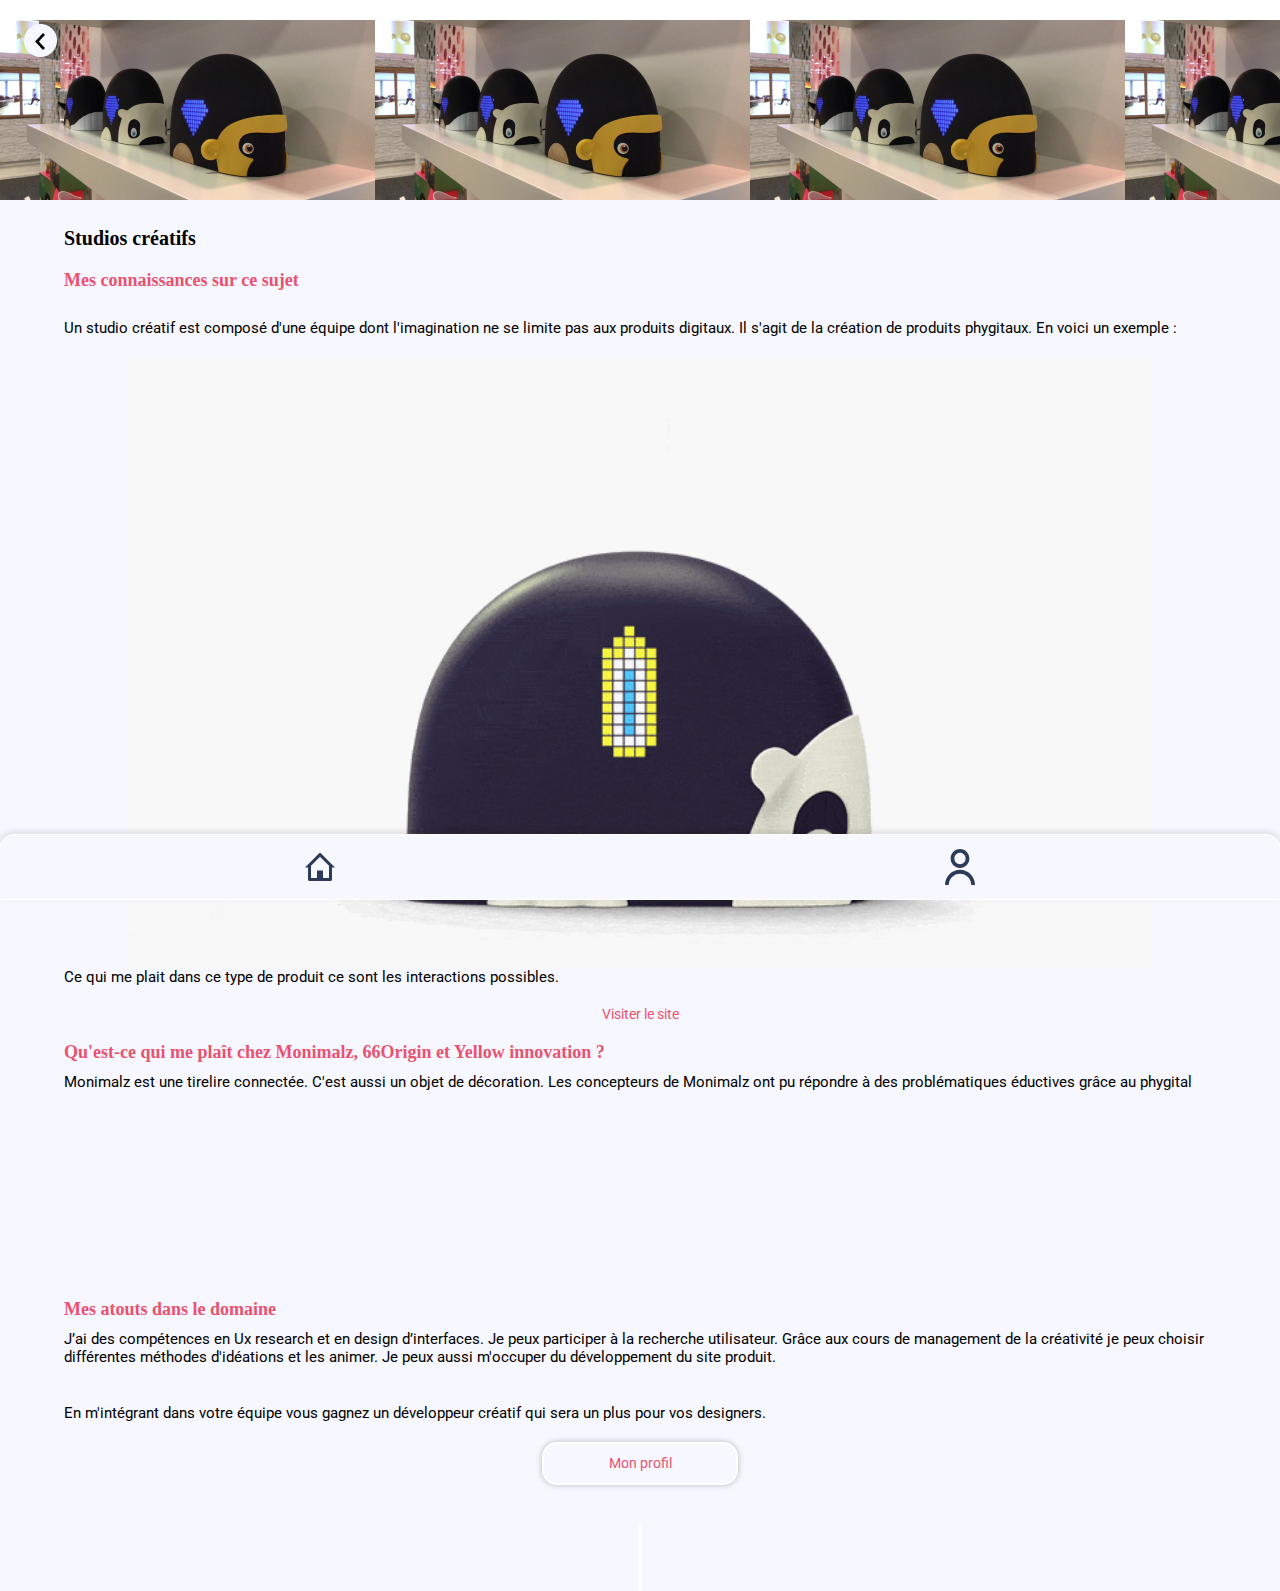
<file: studios.html>
<!DOCTYPE html>
<html>
<head>
	<title></title>
	<link rel="stylesheet" type="text/css" href="main.css">
    <meta name="viewport" content="width=device-width, initial-scale=0.86, maximum-scale=5.0, minimum-scale=0.86">
    <link rel="preconnect" href="https://fonts.gstatic.com">
    <link rel="preconnect" href="https://fonts.gstatic.com">
<link href="https://fonts.googleapis.com/css2?family=Roboto&display=swap" rel="stylesheet"> 
     <!-- Google Tag Manager -->
     <script>(function(w,d,s,l,i){w[l]=w[l]||[];w[l].push({'gtm.start':
        new Date().getTime(),event:'gtm.js'});var f=d.getElementsByTagName(s)[0],
        j=d.createElement(s),dl=l!='dataLayer'?'&l='+l:'';j.async=true;j.src=
        'https://www.googletagmanager.com/gtm.js?id='+i+dl;f.parentNode.insertBefore(j,f);
        })(window,document,'script','dataLayer','GTM-59SKJBS');</script>
        <!-- End Google Tag Manager -->
</head>
<body>
    <!-- Google Tag Manager (noscript) -->
    <noscript><iframe src="https://www.googletagmanager.com/ns.html?id=GTM-59SKJBS"
        height="0" width="0" style="display:none;visibility:hidden"></iframe></noscript>
        <!-- End Google Tag Manager (noscript) -->
	<a href="index.html"><img src="images/back.png" class="back"></a>
        <div>
            <div class="Studios">

            </div>
            <div class="article">
                <h1 class="pageHeading1">Studios créatifs</h1>
                <h2 class="pageHeading2">Mes connaissances sur ce sujet</h2>
                <br/>
                <p class="pageParagraph">Un studio créatif est composé d'une équipe dont l'imagination ne se limite pas aux produits digitaux. Il s'agit de la création de produits phygitaux. En voici un exemple :</p>
                <img src="images/Monimalz.gif" class="Monimalz">
                <p class="pageParagraph">Ce qui me plait dans ce type de produit ce sont les interactions possibles.</p>
                <a href="https://www.monimalz.com/">Visiter le site</a>
                <h2 class="pageHeading2">Qu'est-ce qui me plaît chez Monimalz, <span class="fontNone">66</span>Origin et Yellow innovation ?</h2>
                <p class="pageParagraph">Monimalz est une tirelire connectée. C'est aussi un objet de décoration. Les concepteurs de Monimalz ont pu répondre à des problématiques éductives grâce au phygital</p>
                <iframe src="https://www.youtube.com/embed/-UCSwe-Ks5A" title="YouTube video player" frameborder="0" allow="accelerometer; autoplay; clipboard-write; encrypted-media; gyroscope; picture-in-picture" allowfullscreen></iframe>
                <br>
                <h2 class="pageHeading2">Mes atouts dans le domaine</h2>
                <p class="pageParagraph">J’ai des compétences en Ux research et en design d’interfaces. Je peux participer à la recherche utilisateur. Grâce aux cours de management de la créativité je peux choisir différentes méthodes d'idéations et les animer. Je peux aussi m'occuper du développement du site produit. </p>
                <br>
                <p class="pageParagraph">En m'intégrant dans votre équipe vous gagnez un développeur créatif qui sera un plus pour vos designers.</p>
                
                <a href="profil.html"><div class="button">Mon profil</div></a>
                <div class="FauxFooter"></div>
            </div>
            
        </div>
        
        <footer>
            <a href="index.html"><img src="images/home/home.svg"></a>
            <a href="profil.html"><img src="images/home/user.svg"></a>
        </footer>
</body>
</html>
</file>
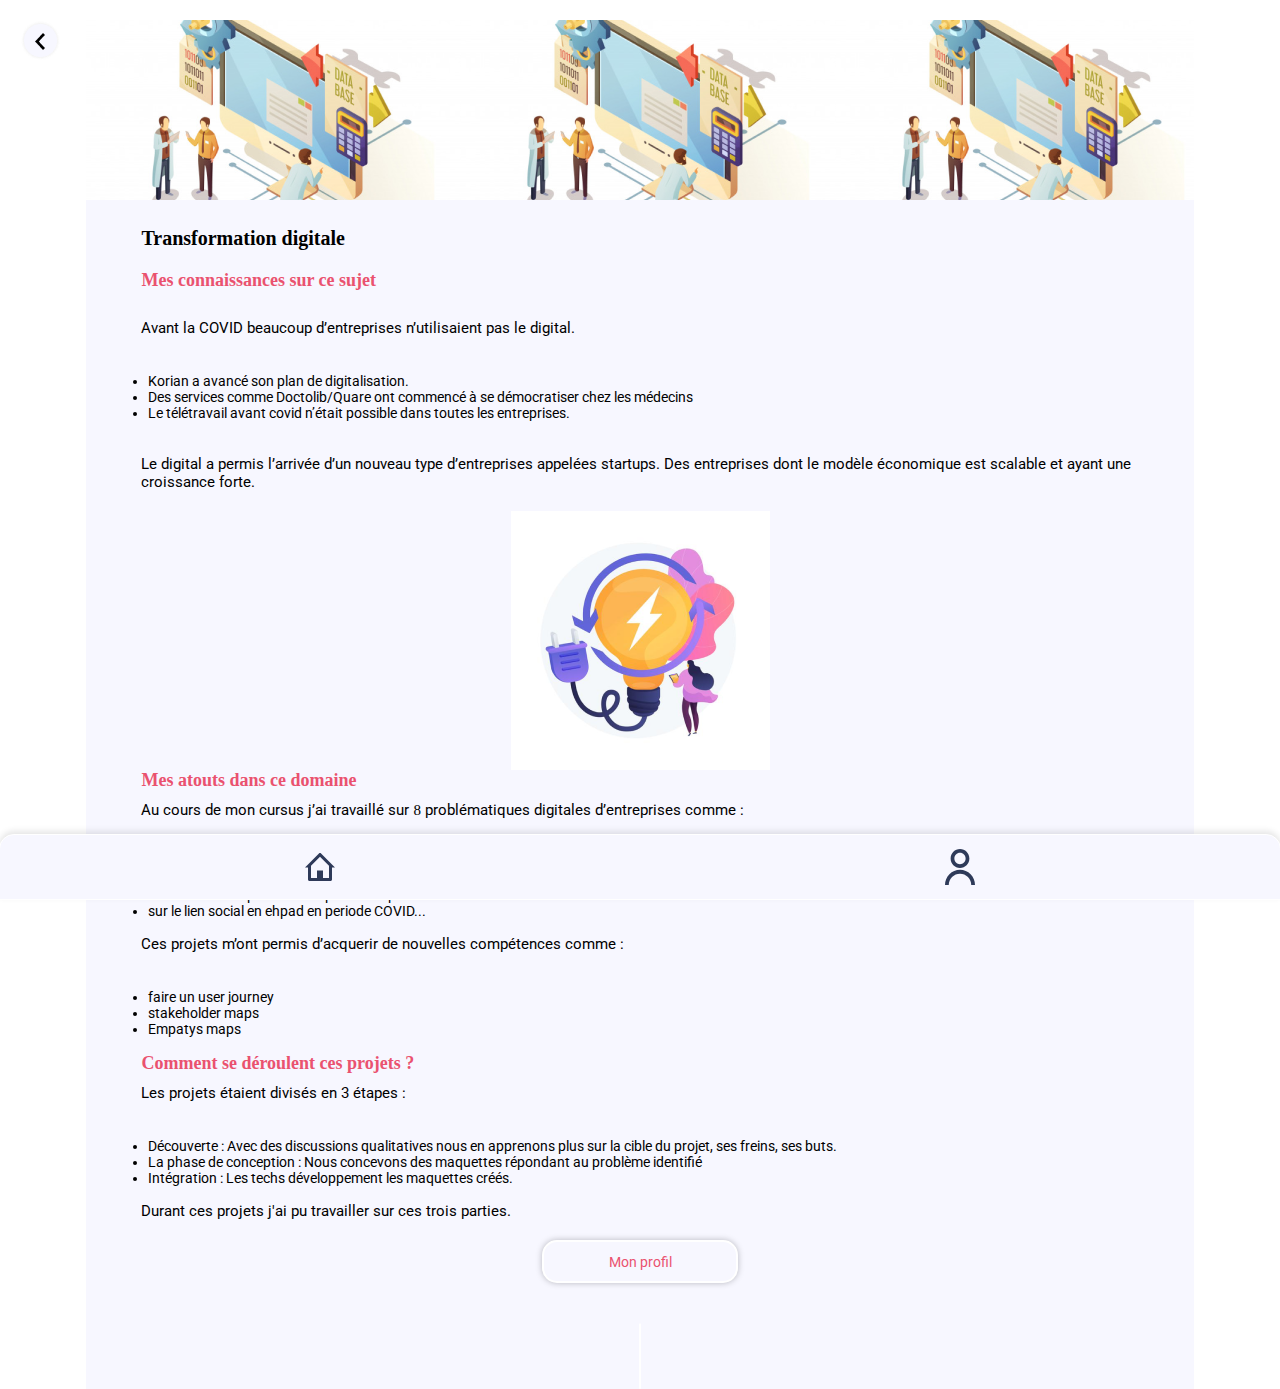
<file: transformation.html>
<!DOCTYPE html>
<html>
<head>
    <meta charset="utf-8">
    <title></title>
    <link rel="stylesheet" type="text/css" href="main.css">
    <meta name="viewport" content="width=device-width, initial-scale=0.86, maximum-scale=5.0, minimum-scale=0.86">
    <link rel="preconnect" href="https://fonts.gstatic.com">
    <link rel="preconnect" href="https://fonts.gstatic.com">
<link href="https://fonts.googleapis.com/css2?family=Roboto&display=swap" rel="stylesheet"> 
     <!-- Google Tag Manager -->
     <script>(function(w,d,s,l,i){w[l]=w[l]||[];w[l].push({'gtm.start':
        new Date().getTime(),event:'gtm.js'});var f=d.getElementsByTagName(s)[0],
        j=d.createElement(s),dl=l!='dataLayer'?'&l='+l:'';j.async=true;j.src=
        'https://www.googletagmanager.com/gtm.js?id='+i+dl;f.parentNode.insertBefore(j,f);
        })(window,document,'script','dataLayer','GTM-59SKJBS');</script>
        <!-- End Google Tag Manager -->
</head>
<body>
    <!-- Google Tag Manager (noscript) -->
    <noscript><iframe src="https://www.googletagmanager.com/ns.html?id=GTM-59SKJBS"
        height="0" width="0" style="display:none;visibility:hidden"></iframe></noscript>
        <!-- End Google Tag Manager (noscript) -->
    <a href="index.html"><img src="images/back.png" class="back"></a>
        <div>
            <div class="Transformation">

            </div>
            <div class="article">
                <h1 class="pageHeading1">Transformation digitale</h1>
                <h2 class="pageHeading2">Mes connaissances sur ce sujet</h2>
                <br/>
                <p class="pageParagraph">Avant la COVID beaucoup d’entreprises n’utilisaient pas le digital.</p>
                <ul>
                    <li  class="">Korian a avancé son plan de digitalisation. </li>
                    <li  class="">Des services comme Doctolib/Quare ont commencé à se démocratiser chez les médecins</li>
                    <li  class="">Le télétravail avant covid n’était possible dans toutes les entreprises. </li>
                </ul>
                <br>
                <p class="pageParagraph">Le digital a permis l’arrivée d’un nouveau type d’entreprises appelées startups. Des entreprises dont le modèle économique est scalable et ayant une croissance forte.</p>
                <img src="images/Transformation2.png" class="pageImage"/>
                <h2 class="pageHeading2">Mes atouts dans  ce domaine</h2>
                <p class="pageParagraph">Au cours de mon cursus j’ai travaillé sur <span class="fontNone">8</span> problématiques digitales d’entreprises comme : </p>
                <ul>
                    <li  class="">des stratégies de génération de leads</li>
                    <li  class="">travailler autour des incubateurs à impact</li>
                    <li  class="">L’e-santé avant pendant et après une épidémie</li>
                    <li  class="">sur le lien social en ehpad en periode COVID...</li>
                </ul> 
                <p class="pageParagraph">Ces projets m’ont permis d’acquerir de nouvelles compétences comme : </p>

                <ul>
                    <li  class="">faire un user journey</li>
                    <li  class="">stakeholder maps</li>
                    <li  class="">Empatys maps</li>
                </ul>
                
                <h2 class="pageHeading2">Comment se déroulent ces projets ?</h2>
                <p class="pageParagraph">Les projets étaient divisés en 3 étapes : </p>
                 <ul>
                     <li  class="">Découverte : Avec des discussions qualitatives nous en apprenons plus sur la cible du projet, ses freins, ses buts.</li>
                     <li  class="">La phase de conception : Nous concevons des maquettes répondant au problème identifié</li>
                     <li  class="">Intégration : Les techs développement les maquettes créés.</li>
                 </ul>
                 <p class="pageParagraph">Durant ces projets j'ai pu travailler sur ces trois parties.</p>
                <a href="profil.html"><div class="button">Mon profil</div></a>
                <div class="FauxFooter"></div>
            </div>
            
        </div>
        <footer>
            <a href="index.html"><img src="images/home/home.svg"></a>
            <a href="profil.html"><img src="images/home/user.svg"></a>
        </footer>
</body>
</html>
</file>
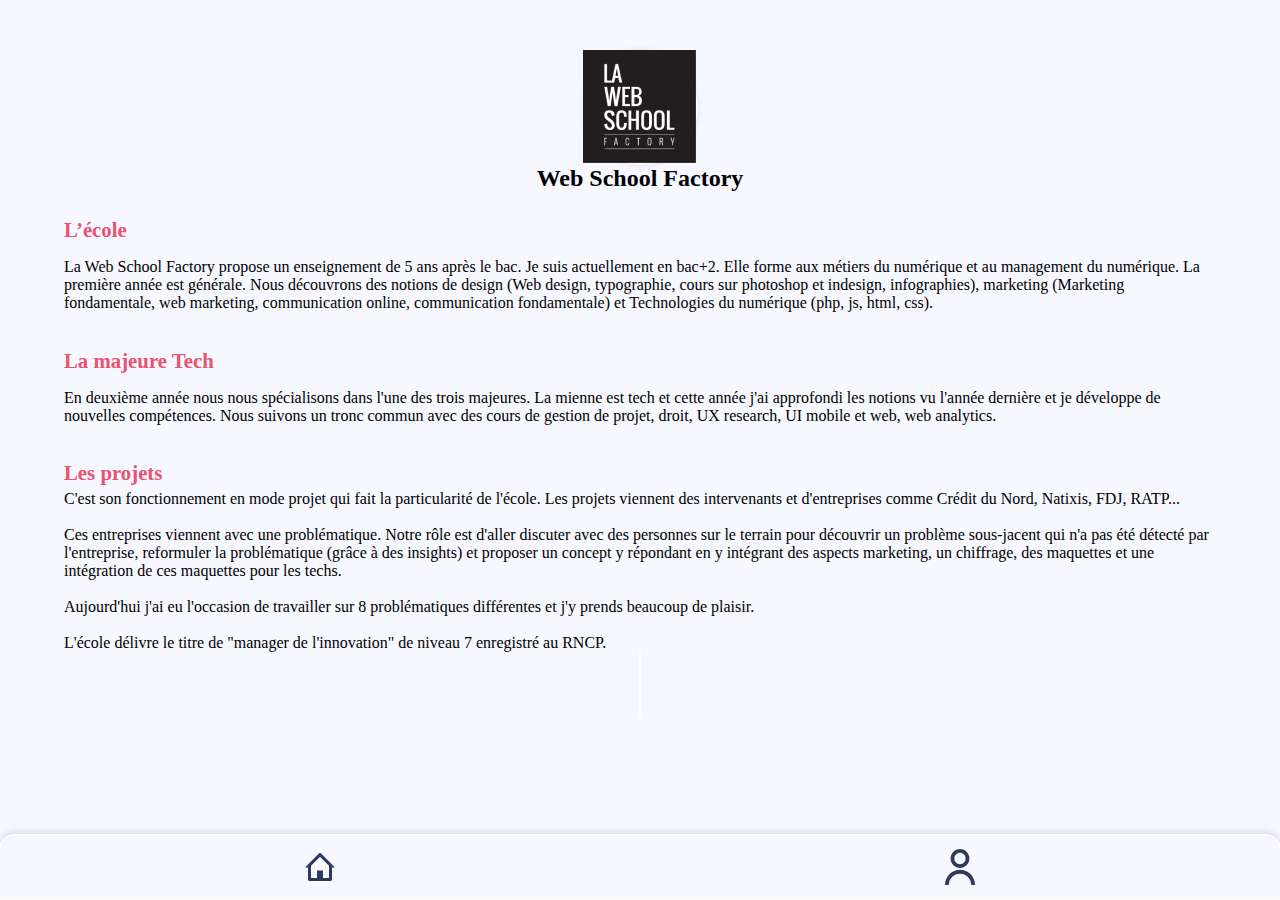
<file: wsf.html>
<!DOCTYPE html>
<html>
<head>
	<meta charset="utf-8">
	<meta name="viewport" content="width=device-width, initial-scale=1">
	<title></title>
	<link rel="stylesheet" type="text/css" href="main.css">
	<link rel="preconnect" href="https://fonts.gstatic.com">
	<link rel="preconnect" href="https://fonts.gstatic.com">
<link href="https://fonts.googleapis.com/css2?family=Roboto&display=swap" rel="stylesheet"> 
	 <!-- Google Tag Manager -->
	 <script>(function(w,d,s,l,i){w[l]=w[l]||[];w[l].push({'gtm.start':
		new Date().getTime(),event:'gtm.js'});var f=d.getElementsByTagName(s)[0],
		j=d.createElement(s),dl=l!='dataLayer'?'&l='+l:'';j.async=true;j.src=
		'https://www.googletagmanager.com/gtm.js?id='+i+dl;f.parentNode.insertBefore(j,f);
		})(window,document,'script','dataLayer','GTM-59SKJBS');</script>
		<!-- End Google Tag Manager -->
</head>
<body class="myProfil">
	<!-- Google Tag Manager (noscript) -->
    <noscript><iframe src="https://www.googletagmanager.com/ns.html?id=GTM-59SKJBS"
		height="0" width="0" style="display:none;visibility:hidden"></iframe></noscript>
		<!-- End Google Tag Manager (noscript) -->
	<!--PROFIL-->
	<div class="category">
		<div class="profilPicture">
			<img src="images/wsf.png">
		</div>
		<h2 class="ArticleHeading2">Web School Factory</h2>
	</div>
	<!--MENU-->
	<div class="article">
		<div class="section">
			<h3>L’école</h3>
			<p>La Web School Factory propose un enseignement de 5 ans après le bac. Je suis actuellement en bac+2.
Elle forme aux métiers du numérique et au management du numérique. La première année est générale. Nous découvrons des notions de design (Web design, typographie, cours sur photoshop et indesign, infographies), marketing (Marketing fondamentale, web marketing, communication online, communication fondamentale) et Technologies du numérique (php, js, html, css).</p>

		</div>
		
		<div class="section">
			<h3>La majeure Tech</h3>
			<p>En deuxième année nous nous spécialisons dans l'une des trois majeures. La mienne est tech et cette année j'ai approfondi les notions vu l'année dernière et je développe de nouvelles compétences. Nous suivons un tronc commun avec des cours de gestion de projet, droit, UX research, UI mobile et web, web analytics.</p>
		</div>

		<div class="section projets">
			<h3>Les projets</h3>
			<p>C'est son fonctionnement en mode projet qui fait la particularité de l'école. Les projets viennent des intervenants et d'entreprises comme Crédit du Nord, Natixis, FDJ, RATP... </p> <br>

			<p>Ces entreprises viennent avec une problématique. Notre rôle est d'aller discuter avec des personnes sur le terrain pour découvrir un problème sous-jacent qui n'a pas été détecté par l'entreprise, reformuler la problématique (grâce à des insights) et proposer un concept y répondant en y intégrant des aspects marketing, un chiffrage, des maquettes et une intégration de ces maquettes pour les techs. </p>
			<br>
			<p>Aujourd'hui j'ai eu l'occasion de travailler sur 8 problématiques différentes et j'y prends beaucoup de plaisir.</p>
			<br>
			<p>L'école délivre le titre de "manager de l'innovation" de niveau 7 enregistré au RNCP.</p>
		</div>
		

	</div>
	<!--RESUME-->
	<div class="FauxFooter"></div>
	<!---->
	<footer>
		<a href="index.html"><img src="images/home/home.svg"></a>
    	<a href="profil.html"><img src="images/home/user.svg"></a>
    </footer>
</body>
</html>
</file>
<file: main.css>
@import url(//db.onlinewebfonts.com/c/d14035f6b1afeabafbee4abb2ebf0fc6?family=COCOGOOSE);
html
{
  scroll-behavior: smooth;
}
body
{
  margin: 0px;
  display: flex;
  flex-direction: column;
  align-items: center;
}
@keyframes move{
  from{  
    position: absolute;
    left: 100vw;
    top: 0px;  
  }
  to
  {
    transform: translate(0px, -100vw);
  }
}
@font-face {
  font-family: "COCOGOOSE"; 
  src: url("//db.onlinewebfonts.com/t/d14035f6b1afeabafbee4abb2ebf0fc6.eot"); 
  src: url("//db.onlinewebfonts.com/t/d14035f6b1afeabafbee4abb2ebf0fc6.eot?#iefix") format("embedded-opentype"), 
  url("//db.onlinewebfonts.com/t/d14035f6b1afeabafbee4abb2ebf0fc6.woff2") format("woff2"), 
  url("//db.onlinewebfonts.com/t/d14035f6b1afeabafbee4abb2ebf0fc6.woff") format("woff"), 
  url("//db.onlinewebfonts.com/t/d14035f6b1afeabafbee4abb2ebf0fc6.ttf") format("truetype"), 
  url("//db.onlinewebfonts.com/t/d14035f6b1afeabafbee4abb2ebf0fc6.svg#COCOGOOSE") format("svg"); 
}
.App {
  display: flex;
  justify-content: flex-start;
  flex-direction: column;
  align-items: center;
}

.App-logo {
  height: 40vmin;
  pointer-events: none;
}

@media (prefers-reduced-motion: no-preference) {
  .App-logo {
    animation: App-logo-spin infinite 20s linear;
  }
}

.App-header {
  background-color: #282c34;
  min-height: 100vh;
  display: flex;
  flex-direction: column;
  align-items: center;
  justify-content: center;
  font-size: calc(10px + 2vmin);
  color: white;
}

.App-link {
  color: #61dafb;
}

@keyframes App-logo-spin {
  from {
    transform: rotate(0deg);
  }
  to {
    transform: rotate(360deg);
  }
}
/*Typography*/
h1{
  font-size: 18px;
  font-family: "COCOGOOSE";
}

.titleHome, .paragraphHome
{
  width: 92vw;
  margin: 0px auto;
}
.paragraphHome
{
  font-size: 14px;
  margin-top: 12px;
  margin-bottom: 14px;
}
.squareLeft{
  width: 45vw;
  display: flex;
  flex-direction: row;
  justify-content: flex-start;
  align-items: flex-start;
}
.squareRight
{
  width: 55vw;
  display: flex;
  flex-direction: row;
  justify-content: flex-start;
  align-items: center;
}
.squareRight h2
{
  color: #EA526F;
  font-family: "COCOGOOSE";
  font-weight: bold;
}
.titleHome
{
  margin-top: 46px;
}
/*Boutons*/
.BoutonHome{
  width: 95vw;
  height: 142px;
  display: flex;
  flex-direction: row;
  justify-content: space-around;
  align-items: center;
  background-color: #F7F7FF;
  margin: 6px 0px;
}
.BoutonHome h2{
  font-size: 12px;
}

/*Page : */
.pageHeading1, .pageParagraph, .pageHeading2
{
  width: 90%;
  margin: 0px auto;
  font-size: 18px;

}
.pageHeading1
{
  font-size: 20px;
  padding-top: 27px;
  margin-bottom: 20px;
}
.pageParagraph
{
  font-size: 15px;
  font-family: Roboto;
  margin-bottom: 20px;
}
.pageHeading2
{
  font-size: 18px;
  color:#EA526F;
  font-family: "COCOGOOSE";
  font-weight: bold;
  margin-bottom: 10px;
}
.Transformation
{
  height: 20vh;
  background-image: url("./images/Transformation3.png");
}
.Agence
{
  height: 20vh;
  background-image: url("./images/agence2.png");
}
.Studios
{
  height: 20vh;
  background-image: url("./images/Studio2.png");
}
.impact
{
  height: 20vh;
  background-image: url("./images/impact.png");
}
.Monimalz
{
  width: 80vw;
}
.article
{
  background-color: #F7F7FF;  
  display: flex;
  flex-direction: column;
  align-items: center;
  justify-content: center;
}
.fontNone
{
  font-family: Futura;
}
a
{
  text-decoration: none;
}
.button
{
  width: 196px;
  height: 43px;
  background: #F7F7FF;
  border: 2px solid #FFFFFF;
  box-sizing: border-box;
  box-shadow: 0px 0px 6px rgba(0, 0, 0, 0.25);
  border-radius: 15px;
  display: flex;
  justify-content: center;
  align-items: center;
  margin-bottom: 20px;
}
.FauxFooter, footer
{
  height: 64px;
  border-radius: 15px 15px 0px 0px;
  border: solid 1px white;
  background-color: #F7F7FF;
  
}
footer
{
  position: fixed;
  bottom: 0px;
  box-shadow: 0px -3px 6px rgba(0, 0, 0, 0.1);
  margin: 0px;
  width: 100vw;
  display: flex;
  flex-direction: row;
  justify-content:space-around;
  align-items: center;
}

footer a, footer img
{
  width: 30px;
  display: flex;
  justify-content: center;
  align-items: center;
  flex-direction: column;
  margin: 0px;
}
.footer a
{
  display: flex;
  justify-content: center;
  align-items: center;
}
.back
{
  position: fixed;
  top:20px;
  left: 20px;
}
.profil
{
  
  display: flex;
  flex-direction: column;
  justify-content: center;
  align-items: center;
}
.profilPicture
{
  width: 115px;
  height: 115px;
  border-radius: 150px;
  background-color: white;
  box-shadow: 0px 0px 6px rgba(0, 0, 0, 0.1);
  margin-top: 50px;
}
.profil h2
{
  margin-bottom: 40px;
  font-family: "COCOGOOSE";
  font-weight: bold;
  font-size: 18px;
}
.resume
{
  display: flex;
  justify-content: center;
  align-items: center;
  flex-direction: column;
}
.projects h3,.menu-container h3
{
  margin: 15px auto;
  font-size: 18px;
  font-family: "COCOGOOSE";
  font-weight: bold;
  width: 90vw;
  margin: 10px auto;
  text-align: left;
}
.lineProjects, .lineMore
{
  width: 100vw;
  display: flex;
  justify-content: space-around;
  align-items: center;
  flex-direction: row;
  flex-wrap: wrap;
  margin-bottom: 40px;
}
.element
{
  width: 150px;
  height: 170px;
  background-color: white;
  border-radius: 15px;
  box-shadow: 0px 4px 10px rgba(0, 0, 0, 0.1);
  display: flex;
  flex-direction: column;
  justify-content: space-around;
  align-items: center;
  margin-bottom: 35px;
}
.element p
{
  font-size: 15px;
  text-align: center;
  font-family: "Roboto";
  font-weight: lighter;
}
.myProfil
{
  background-color:#F7F7FF;
}
.icon
{
  width: 64px;
}
.p404
{
  display: flex;
  justify-content: center;
  align-items: center;
  height: 100vh;
  margin: 0px;
}
.title404
{
  font-size: 30px;
  color: #EA526F;
  font-weight: bold;
  font-family: "COCOGOOSE";
}
.subtitle404
{
  font-size: 18px;
  color: black;
  font-weight: bold;
  font-family: "COCOGOOSE";
}
.mail404
{
  font-size: 18px;
  color: black;
  font-weight: lighter;
  font-family: "Roboto";
}
.element .vr
{
  width: 83px;
}
.element p
{
  font-size: 14px;
  font-family: "Roboto";
  font-weight: bold;
}
.Fablab p
{
  color: #6969AA;
  width: 90%;
}
.Fablab_title
{
  color: #6969AA;
}
.Fablab
{
  background-color:  #CACAE9;
}
.idy
{
  background-color: #89C7D3;
}
.idy p
{
  color: #33677F;
}
.incubator
{
  background-color: #8BDFC9;
}
.incubator p 
{
  color: #00AA7E;
}
.dataviz
{
  background-color: #EFDDB2;
}
.dataviz p 
{
  color: #F6AC00;
}
.data
{
  opacity: 0.4;
}
.menu
{
  width: 90vw;
  display: flex;
  height: 100px;
  margin: 0px auto;
  white-space: nowrap;
  margin-bottom: 30px; 
}
.menu a 
{
  color: black;
}
.menu .category
{
  height: 90px;
  width: 90px;
  background-color: #FAFAFF;
  box-shadow: 0px 3px 6px rgba(0, 0, 0, 0.09);
  border-radius: 15px;
  margin-right: 14px;
  margin-top: 14px;
  margin-bottom: 14px;
  display: flex;
  justify-content: flex-end;
  align-items: center;
  flex-direction: column;
}
.icon2
{
  height: 47px;  
}
.category p
{
  margin-bottom: 5px;
  font-size: 12px;
}
.menu-container h3
{
  width: 90vw;
  text-align: left;
  margin: 0px auto;
}
.ArticleHeading2, .ArticleHeading3
{
  margin:0px;
  margin-bottom: 5px;
}
.ArticleHeading3
{
  color: #A8A8AD;
  margin-bottom: 20px;
}
.category
{
  display: flex;
  justify-content: center;
  flex-direction: column;
  align-items: center;
}
.section
{
  width: 90vw;
  margin-bottom: 0px;
}
.gif_container
{
  width: 90vw;;
}
.section iframe
{
  width: 90vw;
}
iframe {
  margin-bottom: 20px;
}
.section h3 
{
  margin-bottom: 5px;
}
.incubator_title
{
  color:#00AA7E;
}
.idy_title
{
  color: #33677F;
}
.lineSkills 
{
  width: 350px;
  display: flex;
  white-space: nowrap;
  overflow-x: auto;
}
.lineSkills .element
{
  margin: 0px 7px;
}
/**SKILLS*/
.html
{
  background-color: #ECBFB3;
}
.html p 
{
  color: #DC6C40;
}
.css
{
  background-color: #95C1E3;
}
.css p 
{
  color: #0170BA;
}
.js
{
  background-color: #E5D796
}
.js p
{
  color: #E7C421;
}
.react
{
  background-color: #B0E0ED
}
.react p
{
  color: #61DAFB;
}
.node
{
  background-color: #9FA5A9
}
.node p
{
  color: #37474F;
}
.skill
{
  width: 120px;
  height: 140px;
  border-radius: 15px;
  box-shadow: 0px 4px 10px rgba(0, 0, 0, 0.1);
  display: flex;
  flex-direction: column;
  justify-content: space-around;
  align-items: center;
  margin-bottom: 35px;
  margin-right: 20px;
  text-align: center;
}
.skill p 
{
  font-family: "Roboto";
  font-weight: bold;
}
.js img
{
  height: 64px;
}
.design
{
  background-color: white;
}
.design img
{
  height: 60px;
}
.Fondamentale
{
  background-color: #B2C6EF;
}
.Fondamentale p 
{
  color: #6699FF;
}
.online
{
  background-color: #E9AD99;
}
.online p 
{
  color: #F15A29;
}
.communication
{
  background-color: #ABD3D8;
}
.communication p 
{
  color: #56B8C5;
}
.analytics
{
  background-color: #EBBB8A;
}
.analytics p 
{
  color: #F17903;
}
.section.projets p 
{
  margin: 0px;
}
ul
{
  width: 80vw;
}
li
{
  width: 80vw;
  font-size: 14px;
  font-family: 'Roboto';
  margin: 0px;
}
a
{
  color: #EA526F;
  margin-bottom: 20px;
  font-size: 14px;
  font-family: "Roboto";
}
.section h3
{
  color: #EA526F;
  font-size: 1.3em;
}
.bandeau
{
  height: 7vh;
  background-color: #06D6A0;
  position: fixed;
  bottom: 64px;
  width: 100vw;
  color: white;
  text-align: center;
}
.none
{
  display: none;
}
.blue
{
  color: #2E3A59;
  font-family: "Roboto";
  margin: 0px;
  font-size: 23px;
  font-weight: bolder;
}
.blueS
{
  font-weight: bold;
}
h3
{
  font-size: 16px;
}
</file>
